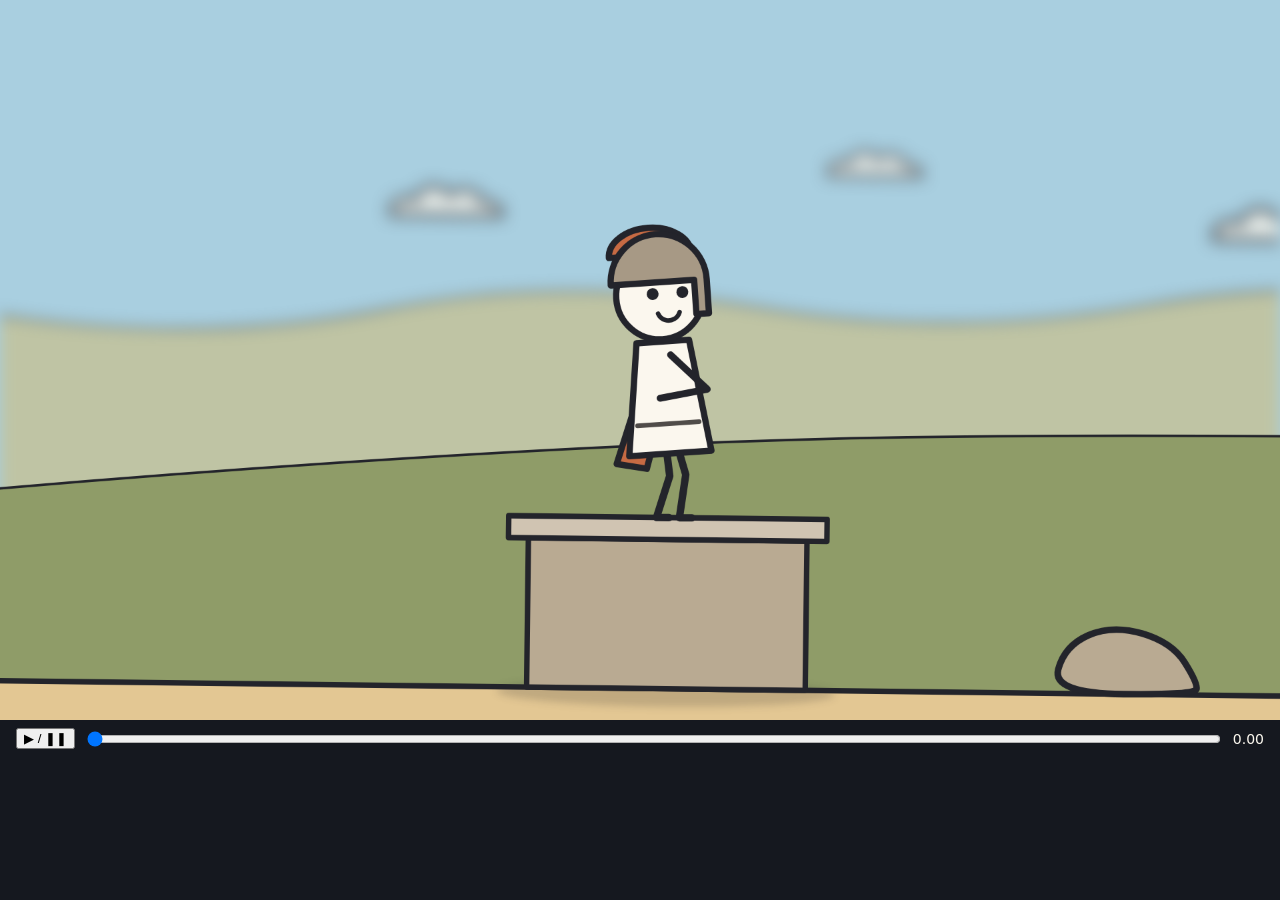
<file: video/sparta_conquest/index.html>
<!doctype html>
<html lang="ru">
<head>
<meta charset="utf-8">
<meta name="viewport" content="width=device-width,initial-scale=1">
<title>Спарта — завоевание и три сословия</title>
<link rel="stylesheet" href="fonts/fonts.css">
<script src="geo.js"></script>
<style>
  html,body{margin:0;background:#15181f;color:#FBF7EE;font:14px Inter,system-ui,sans-serif}
  canvas{display:block;width:min(100vw,177.78vh);height:auto;margin:0 auto;background:#FBF7EE}
  #ui{display:flex;gap:10px;align-items:center;padding:8px 16px}
  #ui input{flex:1}
  body.export #ui{display:none}
  body.export canvas{width:1920px;height:1080px}
</style>
</head>
<body>
<canvas id="c" width="1920" height="1080"></canvas>
<div id="ui"><button id="pp">▶︎ / ❚❚</button><input id="sc" type="range" min="0" max="43.2" step="0.0166667" value="0"><span id="tm">0.00</span></div>
<audio id="au" src="audio/mix.wav" preload="auto"></audio>
<script>
'use strict';
/* =====================================================================
   Спарта: завоевание и три сословия. Детерминированный таймлайн renderAt(t).
   2.5D-камера: масштаб слоя = F/(d - cam.z) → параллакс планов.
   Стиль: плоские формы с чернильным контуром, стикмены (большая белая голова).
   ===================================================================== */
const W = 1920, H = 1080, FPS = 60, DUR = 43.2, F = 1000, TAU = Math.PI * 2;
const SUB = 3, SHUTTER = 0.3;
const P = {
  sand: [227, 199, 147], terra: [198, 106, 67], sky: [169, 207, 224], olive: [143, 156, 104],
  stone: [185, 170, 146], ink: [35, 36, 43], paper: [251, 247, 238]
};
const rgb = (c, a = 1) => `rgba(${c[0] | 0},${c[1] | 0},${c[2] | 0},${a})`;
const mix = (a, b, t) => [a[0] + (b[0] - a[0]) * t, a[1] + (b[1] - a[1]) * t, a[2] + (b[2] - a[2]) * t];
const clamp = (x, a = 0, b = 1) => Math.min(b, Math.max(a, x));
const lerp = (a, b, t) => a + (b - a) * t;
const rng = (t, a, b) => clamp((t - a) / (b - a));
const hr = i => { const x = Math.sin(i * 127.1 + 311.7) * 43758.5453; return x - Math.floor(x); };
const E = {
  io: t => t < .5 ? 4 * t * t * t : 1 - Math.pow(-2 * t + 2, 3) / 2,
  s: t => -(Math.cos(Math.PI * t) - 1) / 2,
  o: t => 1 - Math.pow(1 - t, 3),
  o5: t => 1 - Math.pow(1 - t, 5),
  i: t => t * t * t,
  i2: t => t * t,
  ob: t => { const c1 = 1.6, c3 = c1 + 1; return 1 + c3 * Math.pow(t - 1, 3) + c1 * Math.pow(t - 1, 2); }
};
function spl(t, k) {
  const n = k.length;
  if (t <= k[0][0]) return k[0][1];
  if (t >= k[n - 1][0]) return k[n - 1][1];
  let i = 0; while (t > k[i + 1][0]) i++;
  const [t0, v0] = k[i], [t1, v1] = k[i + 1];
  const m = j => (j <= 0 || j >= n - 1) ? 0 : (k[j + 1][1] - k[j - 1][1]) / (k[j + 1][0] - k[j - 1][0]);
  const h = t1 - t0, u = (t - t0) / h, u2 = u * u, u3 = u2 * u;
  return (2 * u3 - 3 * u2 + 1) * v0 + (u3 - 2 * u2 + u) * h * m(i) + (-2 * u3 + 3 * u2) * v1 + (u3 - u2) * h * m(i + 1);
}
const camOf = (K, t) => ({ x: spl(t, K.x), y: spl(t, K.y), z: spl(t, K.z), rot: spl(t, K.r), f: K.f || 1000, dof: K.dof || 9 });

/* ---------- холсты и слои ---------- */
const cv = document.getElementById('c'), main = cv.getContext('2d');
const mk = () => { const c = document.createElement('canvas'); c.width = W; c.height = H; return c; };
const frC = mk(), fr = frC.getContext('2d');
const s1C = mk(), s1 = s1C.getContext('2d');
const s2C = mk(), s2 = s2C.getContext('2d');
const offC = mk(), og = offC.getContext('2d');
let G = fr, CUR_S = 1;
function proj(g, cam, d) {
  const s = F / (d - cam.z);
  g.setTransform(1, 0, 0, 1, 0, 0);
  g.translate(W / 2, H / 2); g.rotate(cam.rot); g.scale(s, s); g.translate(-cam.x, -cam.y);
  return s;
}
function layer(cam, d, fn, opt = {}) {
  const dz = d - cam.z; if (dz < 30) return;
  const s = F / dz; CUR_S = s;
  let b = opt.blur != null ? opt.blur : Math.min(16, Math.abs(F / dz - F / (cam.f - cam.z)) * cam.dof);
  b += opt.addBlur || 0;
  const a = opt.alpha == null ? 1 : opt.alpha;
  if (a <= 0.002) return;
  if (b < 0.6 && a >= 1) { G.save(); proj(G, cam, d); fn(G, s); G.restore(); return; }
  og.setTransform(1, 0, 0, 1, 0, 0); og.clearRect(0, 0, W, H);
  og.save(); proj(og, cam, d); fn(og, s); og.restore();
  G.save(); G.setTransform(1, 0, 0, 1, 0, 0);
  if (b >= 0.6) G.filter = `blur(${b.toFixed(2)}px)`;
  G.globalAlpha = a; G.drawImage(offC, 0, 0); G.restore();
}
/* ---------- примитивы с чернильным контуром ---------- */
const LW = 5.5;
function ink(g, lw = LW) { g.lineWidth = Math.max(lw, 2.4 / CUR_S); g.strokeStyle = rgb(P.ink); g.lineJoin = 'round'; g.lineCap = 'round'; }
function fillStroke(g, col, lw = LW) { g.fillStyle = rgb(col); g.fill(); ink(g, lw); g.stroke(); }
function pathPoly(g, pts, close = true) { g.beginPath(); pts.forEach((p, i) => i ? g.lineTo(p[0], p[1]) : g.moveTo(p[0], p[1])); if (close) g.closePath(); }
function smoothPath(g, pts, close = true) {
  const n = pts.length; g.beginPath();
  const mid = (a, b) => [(a[0] + b[0]) / 2, (a[1] + b[1]) / 2];
  if (close) {
    const m0 = mid(pts[n - 1], pts[0]); g.moveTo(m0[0], m0[1]);
    for (let i = 0; i < n; i++) { const p = pts[i], m = mid(p, pts[(i + 1) % n]); g.quadraticCurveTo(p[0], p[1], m[0], m[1]); }
    g.closePath();
  } else {
    g.moveTo(pts[0][0], pts[0][1]);
    for (let i = 1; i < n - 1; i++) { const m = mid(pts[i], pts[i + 1]); g.quadraticCurveTo(pts[i][0], pts[i][1], m[0], m[1]); }
    g.lineTo(pts[n - 1][0], pts[n - 1][1]);
  }
}
function circle(g, x, y, r, col, lw = LW) { g.beginPath(); g.arc(x, y, Math.max(0.01, r), 0, TAU); fillStroke(g, col, lw); }
function line(g, x1, y1, x2, y2, w, c = P.ink) { g.strokeStyle = rgb(c); g.lineWidth = Math.max(w, 2.2 / CUR_S); g.lineCap = 'round'; g.beginPath(); g.moveTo(x1, y1); g.lineTo(x2, y2); g.stroke(); }
function softShadow(g, x, y, rx, ry, a = 0.15) { g.save(); g.filter = 'blur(6px)'; g.fillStyle = rgb(P.ink, a); g.beginPath(); g.ellipse(x, y, rx, ry, 0, 0, TAU); g.fill(); g.restore(); }
function cloud(g, x, y, s) {
  g.save(); g.translate(x, y); g.scale(s, s);
  g.beginPath(); g.moveTo(-160, 30);
  g.bezierCurveTo(-170, -10, -120, -30, -90, -12); g.bezierCurveTo(-80, -60, -10, -66, 10, -26);
  g.bezierCurveTo(30, -56, 100, -50, 100, -10); g.bezierCurveTo(140, -16, 170, 10, 160, 30); g.closePath();
  fillStroke(g, mix(P.paper, P.sky, 0.25), 5); g.restore();
}
function hillRange(g, pts, col, base = 4000) {
  const P2 = [[pts[0][0], base], ...pts, [pts[pts.length - 1][0], base]];
  smoothPath(g, P2, false); g.closePath(); fillStroke(g, col);
}
function rock(g, x, y, s, col = P.stone) {
  g.save(); g.translate(x, y); g.scale(s, s);
  smoothPath(g, [[-60, 0], [-50, -40], [-10, -58], [40, -44], [62, -10], [60, 0]], true); fillStroke(g, col); g.restore();
}
function pot(g, x, y, s) {
  g.save(); g.translate(x, y); g.scale(s, s);
  g.beginPath(); g.moveTo(-26, -150); g.lineTo(26, -150); g.bezierCurveTo(30, -130, 70, -110, 66, -60);
  g.bezierCurveTo(62, -20, 40, 0, 24, 0); g.lineTo(-24, 0); g.bezierCurveTo(-40, 0, -62, -20, -66, -60);
  g.bezierCurveTo(-70, -110, -30, -130, -26, -150); g.closePath(); fillStroke(g, P.terra);
  g.beginPath(); g.ellipse(0, -150, 34, 9, 0, 0, TAU); fillStroke(g, mix(P.terra, P.ink, 0.35)); g.restore();
}
function hut(g, x, y, w, h, col = P.stone) {
  pathPoly(g, [[x - w / 2, y], [x - w / 2, y - h], [x + w / 2, y - h], [x + w / 2, y]]); fillStroke(g, col);
  pathPoly(g, [[x - w / 2 - 14, y - h], [x + w / 2 + 14, y - h], [x + w / 2 + 14, y - h - 22], [x - w / 2 - 14, y - h - 22]]); fillStroke(g, mix(col, P.ink, 0.12));
  pathPoly(g, [[x - 22, y], [x - 22, y - 70], [x + 22, y - 70], [x + 22, y]]); fillStroke(g, mix(P.ink, P.stone, 0.35));
}
function oliveTree(g, x, y, s) {
  g.save(); g.translate(x, y); g.scale(s, s);
  pathPoly(g, [[-10, 0], [-8, -90], [-30, -130], [-18, -134], [0, -104], [16, -140], [28, -134], [10, -90], [12, 0]]); fillStroke(g, mix(P.stone, P.ink, 0.35));
  smoothPath(g, [[-110, -150], [-90, -220], [-20, -250], [60, -235], [110, -180], [90, -130], [-60, -120]], true); fillStroke(g, P.olive);
  g.restore();
}
function cypress(g, x, y, s) {
  g.save(); g.translate(x, y); g.scale(s, s);
  line(g, 0, 0, 0, -40, 12, mix(P.stone, P.ink, 0.4));
  smoothPath(g, [[0, -360], [36, -200], [30, -60], [-30, -60], [-36, -200]], true); fillStroke(g, mix(P.olive, P.ink, 0.3)); g.restore();
}

/* =====================================================================
   ПЕРСОНАЖ-СТИКМЕН
   o: x,y (стопы), s, dir, tunic, zig, hair, helmet, helmDrop, cloak, item, itemS,
      walk, ph, crouch, tilt, bow, aF/aB {a,e}, mouth, brow, look, lookY
   ===================================================================== */
function ik(hx, hy, fx, fy, L1, L2, dir) {
  const dx = fx - hx, dy = fy - hy; let d = Math.hypot(dx, dy); d = Math.min(Math.max(d, 1), L1 + L2 - 0.01);
  const a = Math.acos(clamp((L1 * L1 + d * d - L2 * L2) / (2 * L1 * d), -1, 1));
  const k = Math.atan2(dy, dx) - dir * a;
  return [hx + Math.cos(k) * L1, hy + Math.sin(k) * L1];
}
function armPts(sx, sy, A, dir) {
  const a = A.a, e = A.e || 0;
  const ex = sx + dir * Math.sin(a) * 44, ey = sy + Math.cos(a) * 44;
  const hx = ex + dir * Math.sin(a + e) * 42, hy = ey + Math.cos(a + e) * 42;
  return [ex, ey, hx, hy, a + e];
}
function drawItem(g, it, s, hx, hy, ang, dir, t) {
  if (!it || s <= 0.01) return;
  g.save(); g.translate(hx, hy); g.scale(s, s);
  if (it === 'spear') {
    line(g, 0, 70, 0, -230, 6);
    pathPoly(g, [[0, -270], [11, -236], [0, -222], [-11, -236]]); fillStroke(g, P.stone, 4);
  } else if (it === 'spearFwd') {
    g.rotate(dir * 1.15); line(g, 0, 90, 0, -210, 6);
    pathPoly(g, [[0, -250], [11, -216], [0, -202], [-11, -216]]); fillStroke(g, P.stone, 4);
  } else if (it === 'hammer') {
    const vx = dir * Math.sin(ang), vy = Math.cos(ang);
    line(g, 0, 0, vx * 52, vy * 52, 7, mix(P.stone, P.ink, 0.45));
    g.save(); g.translate(vx * 56, vy * 56); g.rotate(Math.atan2(vy, vx));
    pathPoly(g, [[-12, -22], [12, -22], [12, 22], [-12, 22]]); fillStroke(g, mix(P.stone, P.ink, 0.15), 4); g.restore();
  } else if (it === 'amphora') {
    g.translate(0, 8); g.scale(0.5, 0.5); g.translate(0, 150); pot(g, 0, 0, 1);
  } else if (it === 'basket') {
    g.beginPath(); g.moveTo(-34, 6); g.lineTo(34, 6); g.lineTo(26, 46); g.lineTo(-26, 46); g.closePath(); fillStroke(g, mix(P.sand, P.ink, 0.12), 4);
    circle(g, -10, 2, 10, P.olive, 3); circle(g, 10, 0, 10, P.olive, 3);
  }
  g.restore();
}
function helmet(g, hy, dir, drop = 0, sc = 1) {
  if (sc <= 0.01) return;
  g.save(); g.translate(0, hy - drop); g.scale(sc, sc);
  g.beginPath(); g.ellipse(-dir * 6, -36, 36, 24, 0, Math.PI, TAU); g.closePath(); fillStroke(g, P.terra);
  g.beginPath(); g.moveTo(-dir * 42, -12);
  if (dir > 0) g.arc(0, -12, 42, Math.PI, TAU, false); else g.arc(0, -12, 42, 0, -Math.PI, true);
  g.lineTo(dir * 42, 18); g.lineTo(dir * 31, 18); g.lineTo(dir * 31, -12); g.closePath();
  fillStroke(g, mix(P.stone, P.ink, 0.12));
  g.restore();
}
function face(g, hy, dir, o) {
  const ex = dir * 7 + (o.look || 0) * 6, ey = hy - 2 + (o.lookY || 0) * 5;
  g.fillStyle = rgb(P.ink);
  for (const k of [-1, 1]) { g.beginPath(); g.arc(ex + k * 13, ey, Math.max(5.2, 1.6 / CUR_S), 0, TAU); g.fill(); }
  if (o.brow) {
    const b = o.brow;
    line(g, ex - 20, ey - 14 + b * 2, ex - 7, ey - 14 - b * 4, 4); line(g, ex + 7, ey - 14 - b * 4, ex + 20, ey - 14 + b * 2, 4);
  }
  const mx = ex, my = ey + 20; ink(g, 4);
  const m = o.mouth || 'n';
  g.beginPath();
  if (m === 'n') { g.moveTo(mx - 8, my); g.lineTo(mx + 8, my); }
  else if (m === 'smile') { g.arc(mx, my - 6, 10, 0.35, Math.PI - 0.35); }
  else if (m === 'sad') { g.arc(mx, my + 8, 9, Math.PI + 0.45, TAU - 0.45); }
  else if (m === 'o') { g.arc(mx, my + 1, 5, 0, TAU); }
  else if (m === 'strain') { g.moveTo(mx - 11, my); for (let k = 0; k < 4; k++) g.lineTo(mx - 11 + (k + 1) * 5.5, my + (k % 2 ? 3 : -3)); }
  g.stroke();
}
function person(g, o, t = 0) {
  const dir = o.dir || 1, amp = o.walk || 0, ph = o.ph || 0, cr = o.crouch || 0;
  g.save(); g.translate(o.x, o.y); g.scale(o.s || 1, o.s || 1);
  if (!o.noShadow) softShadow(g, 0, 2, 46, 8, 0.16);
  const bob = -Math.abs(Math.sin(ph)) * 5 * amp;
  const hipY = -74 + cr * 34 + bob;
  const f1x = dir * (10 + 30 * Math.sin(ph) * amp + cr * 16), f1y = -Math.max(0, Math.cos(ph)) * 16 * amp;
  const f2x = dir * (-10 - 30 * Math.sin(ph) * amp - cr * 8), f2y = -Math.max(0, -Math.cos(ph)) * 16 * amp;
  const legC = P.ink;
  for (const [fx, fy, hx] of [[f2x, f2y, -4], [f1x, f1y, 4]]) {
    const [kx, ky] = ik(hx, hipY, fx, fy, 38, 38, dir);
    ink(g, 6.5); g.strokeStyle = rgb(legC);
    g.beginPath(); g.moveTo(hx, hipY); g.lineTo(kx, ky); g.lineTo(fx, fy); g.lineTo(fx + dir * 11, fy); g.stroke();
  }
  const tilt = o.tilt || 0;
  g.save(); g.translate(0, hipY); g.rotate(tilt * dir);
  const shY = -80, bowX = dir * (o.bow || 0) * 16, bowY = (o.bow || 0) * 12;
  if (o.cloak) {
    const wv = Math.sin(t * 3 + (o.x || 0) * 0.01) * 5;
    pathPoly(g, [[-dir * 8, shY + 4], [dir * 14, shY + 4], [-dir * (26 + wv), 30], [-dir * (52 + wv), 24]]); fillStroke(g, o.cloak);
  }
  const aB = o.aB || { a: 0.15 - Math.sin(ph) * 0.55 * amp, e: 0.25 };
  const aF = o.aF || { a: 0.15 + Math.sin(ph) * 0.55 * amp, e: 0.25 };
  const [bex, bey, bhx, bhy] = armPts(-dir * 6, shY + 12, aB, dir);
  ink(g, 6); g.beginPath(); g.moveTo(-dir * 6, shY + 12); g.lineTo(bex, bey); g.lineTo(bhx, bhy); g.stroke();
  // туника
  g.beginPath(); g.moveTo(-23, shY); g.lineTo(23, shY); g.lineTo(36, 18);
  if (o.zig) { for (let k = 1; k <= 6; k++) g.lineTo(36 - k * 12, 18 + (k % 2 ? 9 : 0)); } else g.lineTo(-36, 18);
  g.closePath(); fillStroke(g, o.tunic || P.stone);
  line(g, -27, -8, 27, -8, 4, mix(P.ink, P.stone, 0.3));
  // голова
  const hy = shY - 40 + bowY, hx0 = bowX;
  g.save(); g.translate(hx0, 0);
  if (o.hair) {
    g.save(); g.scale(dir, 1); g.beginPath(); g.moveTo(0, hy);
    const seed = (o.x0 || 0) * 0.013;
    for (let k = 0; k <= 18; k++) { const a = Math.PI * 0.7 + k / 18 * Math.PI * 1.3, r = 41 + (k % 2 ? 6 : 12 + hr(k + seed) * 6); g.lineTo(Math.cos(a) * r - 4, hy + Math.sin(a) * r); }
    g.closePath(); fillStroke(g, mix(P.ink, P.terra, 0.38)); g.restore();
  }
  circle(g, 0, hy, 38, P.paper);
  face(g, hy, dir, o);
  if (o.helmet) helmet(g, hy, dir, o.helmDrop || 0, o.helmS == null ? 1 : o.helmS);
  g.restore();
  // передняя рука и предмет
  const [fex, fey, fhx, fhy, fang] = armPts(dir * 6, shY + 12, aF, dir);
  ink(g, 6); g.beginPath(); g.moveTo(dir * 6, shY + 12); g.lineTo(fex, fey); g.lineTo(fhx, fhy); g.stroke();
  drawItem(g, o.item, o.itemS == null ? 1 : o.itemS, fhx, fhy, fang, dir, t);
  g.restore();
  g.restore();
}
function bubble(g, x, y, s, txt = '!') {
  if (s <= 0.01) return;
  g.save(); g.translate(x, y); g.scale(s, s);
  g.beginPath(); g.ellipse(0, 0, 62, 46, 0, 0, TAU); g.moveTo(-26, 36); g.lineTo(-44, 74); g.lineTo(-4, 42);
  fillStroke(g, P.paper);
  g.beginPath(); g.ellipse(0, 0, 62, 46, 0, 0.9, 2.1); g.fillStyle = rgb(P.paper); g.fill();
  g.fillStyle = rgb(P.terra); g.font = '700 64px Oswald'; g.textAlign = 'center'; g.fillText(txt, 0, 23);
  g.restore();
}

/* =====================================================================
   ТИПОГРАФИКА (как в первом ролике серии)
   ===================================================================== */
const FONTS = { O7: s => `700 ${s}px Oswald`, O4: s => `400 ${s}px Oswald`, P9: s => `900 ${s}px "Playfair Display"`, Pi: s => `italic 700 ${s}px "Playfair Display"` };
const mcache = {};
function charXs(str, f, size, track) {
  const key = str + '|' + f + '|' + size + '|' + track;
  if (mcache[key]) return mcache[key];
  fr.save(); fr.font = FONTS[f](size);
  const xs = [], ws = [];
  for (let i = 0; i < str.length; i++) { xs.push(fr.measureText(str.slice(0, i)).width + i * track * size); ws.push(fr.measureText(str[i]).width); }
  const total = fr.measureText(str).width + (str.length - 1) * track * size;
  fr.restore();
  return (mcache[key] = { xs, ws, total });
}
const textW = (str, f, size, track = 0) => charXs(str, f, size, track).total;
function drawText(it, t, cam) {
  const din = it.din || 0.7, dout = it.dout || 0.45;
  if (t < it.t0 || t > it.t1 + dout) return;
  const p = rng(t, it.t0, it.t0 + din), q = rng(t, it.t1, it.t1 + dout);
  const g = G; g.save(); g.setTransform(1, 0, 0, 1, 0, 0);
  const drift = (it.vx == null ? -8 : it.vx) * (t - it.t0);
  g.translate(W / 2, H / 2); g.rotate((cam ? cam.rot : 0) * 0.45); g.translate(-W / 2 + drift, -H / 2);
  let x = it.x, y = it.y, size = it.size, track = it.track || 0;
  if (it.trackTo != null) track = lerp(track, it.trackTo, E.s(rng(t, it.t0, it.t1 + dout)));
  const fin = it.fin || 'up', fout = it.fout || 'up';
  const M = charXs(it.s, it.f, size, track);
  const n = it.s.length, spread = it.spread == null ? 0.35 : it.spread;
  const x0 = it.al === 'c' ? x - M.total / 2 : it.al === 'r' ? x - M.total : x;
  const col = typeof it.col === 'function' ? it.col(t) : it.col;
  let A = it.alpha == null ? 1 : it.alpha;
  g.font = FONTS[it.f](size); g.textBaseline = 'alphabetic';
  if ((fin === 'up' && p < 1) || (fout === 'up' && q > 0)) { g.beginPath(); g.rect(x0 - size, y - size * 1.02, M.total + size * 2, size * 1.3); g.clip(); }
  for (let i = 0; i < n; i++) {
    const ch = it.s[i]; if (ch === ' ') continue;
    const off = n > 1 ? spread * i / (n - 1) : 0;
    const pi = clamp((p - off) / (1 - spread)), qi = clamp((q - off) / (1 - spread));
    let dx = 0, dy = 0, sc = 1, sy = 1, sk = 0, a = A;
    const cx = x0 + M.xs[i] + M.ws[i] / 2;
    if (fin === 'up') dy += (1 - E.o5(pi)) * size * 1.05;
    else if (fin === 'scale') { sc = lerp(1.8, 1, E.o5(pi)); a *= E.o(pi); }
    else if (fin === 'track') { dx += (1 - E.o5(p)) * size * 0.55 * (i - (n - 1) / 2); a *= E.o(pi); }
    else if (fin === 'slide') { dx += (1 - E.o5(pi)) * size * 0.9; a *= E.o(pi); }
    else if (fin === 'tilt') { sy = Math.max(0.001, E.o5(pi)); sk = (1 - E.o5(pi)) * -0.7; a *= clamp(pi * 3); }
    else if (fin === 'stamp') { sc = lerp(1.6, 1, E.o5(p)); a *= clamp(p * 5); }
    if (fout === 'up') dy -= E.i(qi) * size * 1.05;
    else if (fout === 'fade') { a *= 1 - E.s(q); dy -= E.s(q) * 18; }
    if (a <= 0.003) continue;
    g.save(); g.translate(cx + dx, y + dy);
    if (sc !== 1) g.scale(sc, sc);
    if (sy !== 1 || sk) g.transform(1, 0, sk, sy, 0, 0);
    g.globalAlpha = a;
    if (!it.noShadow) { g.shadowColor = rgb(P.ink, 0.16 * a); g.shadowBlur = size * 0.14; g.shadowOffsetY = size * 0.05; }
    g.fillStyle = rgb(col); g.fillText(ch, -M.ws[i] / 2, 0);
    g.restore();
  }
  if (it.strike) {
    const u = E.io(rng(t, it.strike.t, it.strike.t + 0.35)) * (1 - q);
    if (u > 0) line(g, x0 - size * 0.08, y - size * 0.3, x0 - size * 0.08 + (M.total + size * 0.16) * u, y - size * 0.3, size * 0.07, it.strike.col);
  }
  if (it.mark) { // галочка / крестик в списке
    const u = E.o(rng(t, it.t0, it.t0 + 0.4)) * (1 - E.i(q));
    if (u > 0) {
      const mx = x0 - size * 0.85, my = y - size * 0.36, r = size * 0.28;
      g.save(); g.globalAlpha = u;
      if (it.mark === 'ok') { g.strokeStyle = rgb(P.olive); g.lineWidth = size * 0.11; g.lineCap = 'round'; g.lineJoin = 'round'; g.beginPath(); g.moveTo(mx - r, my); g.lineTo(mx - r * 0.25, my + r * 0.8 * u); g.lineTo(mx - r * 0.25 + r * 1.3 * u, my - r * 0.9 * u); g.stroke(); }
      else { line(g, mx - r, my - r, mx - r + 2 * r * u, my - r + 2 * r * u, size * 0.11, P.terra); line(g, mx + r, my - r, mx + r - 2 * r * u, my - r + 2 * r * u, size * 0.11, P.terra); }
      g.restore();
    }
  }
  g.restore();
}
function row(parts, x, y, al = 'l', gap = 0.28) {
  const ws = parts.map(p => textW(p.s, p.f, p.size, p.track || 0));
  const gaps = parts.map(p => p.size * gap);
  const total = ws.reduce((a, b) => a + b, 0) + gaps.slice(1).reduce((a, b) => a + b, 0);
  let cx = al === 'c' ? x - total / 2 : al === 'r' ? x - total : x;
  return parts.map((p, i) => { const o = Object.assign({}, p, { x: cx, y, al: 'l' }); cx += ws[i] + (gaps[i + 1] || 0); return o; });
}
function wtext(g, str, x, y, f, size, col, al = 'l', a = 1, track = 0) {
  if (a <= 0.01) return;
  const M = charXs(str, f, size, track);
  const x0 = al === 'c' ? x - M.total / 2 : al === 'r' ? x - M.total : x;
  g.save(); g.globalAlpha *= a; g.font = FONTS[f](size); g.fillStyle = rgb(col);
  for (let i = 0; i < str.length; i++) g.fillText(str[i], x0 + M.xs[i], y);
  g.restore();
}

/* =====================================================================
   СЦЕНА H · 0–6.0 · «не с героев, а с завоевания»
   ===================================================================== */
const camH = {
  x: [[0, -230], [2.6, -120], [4.2, 450], [6.3, 950]],
  y: [[0, -30], [2.6, -50], [4.2, -110], [6.3, -90]],
  z: [[0, 330], [2.6, 240], [4.2, -250], [6.3, -560]],
  r: [[0, 0.012], [2.6, -0.006], [4.2, 0.012], [6.3, 0.0]], f: 1000, dof: 9
};
const CREST = 120;
function sceneH(t, cam) {
  G.setTransform(1, 0, 0, 1, 0, 0); G.fillStyle = rgb(P.sky); G.fillRect(0, 0, W, H);
  layer(cam, 5000, g => { cloud(g, -1600 + t * 30, -1100, 2.4); cloud(g, 1400 + t * 30, -1400, 2.0); cloud(g, 4200 + t * 30, -1000, 2.6); });
  layer(cam, 3400, g => hillRange(g, [[-6000, 300], [-4000, -300], [-2200, -80], [-600, -420], [1200, -140], [3000, -480], [5200, -160], [8000, -360], [10000, 300]], mix(P.olive, P.paper, 0.45)));
  layer(cam, 1800, g => {
    // колонна дорийцев поднимается из-за гребня
    for (let i = 0; i < 12; i++) {
      const rise = E.o(rng(t, 3.35 + i * 0.07, 3.95 + i * 0.07));
      if (rise <= 0) continue;
      const mv = Math.max(0, t - 4.1) * 95, x = 380 + i * 165 + mv;
      person(g, { x, y: CREST + (1 - rise) * 330, dir: 1, tunic: P.stone, cloak: P.terra, helmet: true, item: 'spear', walk: t > 4.1 ? 1 : 0, ph: mv * Math.PI / 60 + i, noShadow: true, aF: { a: 0.25, e: 0.1 } }, t);
    }
    hillRange(g, [[-3000, 420], [-1600, 260], [-200, CREST + 30], [800, CREST], [2400, CREST], [3600, CREST + 10], [5200, 200], [7000, 380]], P.olive);
  }, { blur: 0 });
  layer(cam, 1000, g => {
    g.fillStyle = rgb(P.sand); g.fillRect(-20000, 300, 40000, 20000);
    ink(g); g.beginPath(); g.moveTo(-20000, 300); g.lineTo(20000, 300); g.stroke();
    // постамент и «герой»
    softShadow(g, -200, 304, 170, 14, 0.18);
    pathPoly(g, [[-340, 300], [-340, 150], [-60, 150], [-60, 300]]); fillStroke(g, P.stone);
    pathPoly(g, [[-360, 150], [-360, 128], [-40, 128], [-40, 150]]); fillStroke(g, mix(P.stone, P.paper, 0.35));
    const scared = E.io(rng(t, 3.0, 3.35));
    person(g, {
      x: -200, y: 128, s: 1.15, dir: 1, tunic: P.paper, cloak: P.terra, helmet: true, noShadow: true,
      aF: { a: lerp(0.75, 0.25, scared), e: lerp(-2.2, 0.3, scared) }, aB: { a: lerp(0.75, 0.2, scared), e: lerp(-2.2, 0.3, scared) },
      mouth: scared > 0.5 ? 'o' : 'smile', look: scared * 1.0, lookY: -0.2 * scared, brow: scared, tilt: lerp(-0.08, 0.03, scared)
    }, t);
    oliveTree(g, 650, 300, 1.15); rock(g, 260, 300, 1.2);
  });
  layer(cam, 560, g => { rock(g, -700, 340, 2.2); rock(g, 900, 360, 1.6, mix(P.stone, P.ink, 0.1)); pot(g, 1250, 360, 1.3); });
}
const textsH = [];
function layoutH() {
  textsH.push(
    { s: 'ИСТОРИЯ СПАРТЫ', f: 'O4', size: 64, col: P.ink, x: 130, y: 200, track: 0.08, t0: 0.45, t1: 3.2, fin: 'up' },
    { s: 'начинается', f: 'Pi', size: 74, col: P.ink, x: 130, y: 292, t0: 1.05, t1: 3.25, fin: 'slide' },
    { s: 'не с героев,', f: 'Pi', size: 118, col: P.ink, x: 130, y: 430, t0: 1.9, t1: 3.3, fin: 'up', strike: { t: 2.75, col: P.terra } },
    { s: 'А С', f: 'O4', size: 90, col: P.ink, x: 960, y: 200, al: 'c', track: 0.3, t0: 3.6, t1: 5.55, fin: 'track', vx: -4 },
    { s: 'ЗАВОЕВАНИЯ', f: 'O7', size: 210, col: P.terra, x: 960, y: 410, al: 'c', t0: 3.8, t1: 5.6, fin: 'up', din: 0.6, spread: 0.3, vx: -4 }
  );
}

/* =====================================================================
   СЦЕНА M · 6.0–10.85 · карта (стиль автора: серая суша, белое море, сетка,
   выделенный регион, полупрозрачные крупные подписи, звёзды-города).
   Береговые линии: Natural Earth 1:10m (geo.js), проекция Меркатора.
   ===================================================================== */
const camM = {
  x: [[6.0, 300], [8.0, 330], [9.8, 300], [10.85, 13]],
  y: [[6.0, -400], [8.0, -150], [9.8, 120], [10.85, 280]],
  z: [[6.0, -1500], [8.0, -900], [9.8, -350], [10.85, 350]],
  r: [[6.0, 0.02], [8.0, 0.0], [9.8, -0.015], [10.85, -0.02]], f: 1000, dof: 9
};
const MAPC = { land: [88, 88, 90], grid: [68, 68, 70], peri: [139, 149, 214], red: [226, 69, 58], label: [214, 214, 214] };
let GP = null, ARROWS = [];
function mpPath(mp) { const p = new Path2D(); for (const poly of mp) for (const r of poly) { r.forEach((q, i) => i ? p.lineTo(q[0], q[1]) : p.moveTo(q[0], q[1])); p.closePath(); } return p; }
function initGeo() {
  GP = { others: mpPath(GEO.others), hellas: mpPath(GEO.hellas), pelo: mpPath(GEO.pelo), land: new Path2D() };
  GP.land.addPath(GP.others); GP.land.addPath(GP.hellas); GP.land.addPath(GP.pelo);
  const L = GEO.places;
  ARROWS = [
    { pts: [L.north, [-200, -1000], L.doris, [150, -300], L.corinth, [190, 20], [40, 225]], t0: 7.35, t1: 9.25 },
    { pts: [L.pindus, [-450, -760], [-330, -520], L.rio, [-300, -200], [-310, -60]], t0: 7.7, t1: 9.15 },
    { pts: [L.thessaly, [60, -700], [200, -420], [262, -230], [235, -110], [150, -40]], t0: 8.0, t1: 9.3 }
  ];
  ARROWS.forEach(A => A.s = crSample(A.pts));
}
function crSample(pts, n = 60) {
  const out = [];
  for (let i = 0; i < pts.length - 1; i++) {
    const p0 = pts[Math.max(0, i - 1)], p1 = pts[i], p2 = pts[i + 1], p3 = pts[Math.min(pts.length - 1, i + 2)];
    for (let k = 0; k < n; k++) {
      const u = k / n, u2 = u * u, u3 = u2 * u;
      out.push([0, 1].map(j => 0.5 * ((2 * p1[j]) + (-p0[j] + p2[j]) * u + (2 * p0[j] - 5 * p1[j] + 4 * p2[j] - p3[j]) * u2 + (-p0[j] + 3 * p1[j] - 3 * p2[j] + p3[j]) * u3)));
    }
  }
  out.push(pts[pts.length - 1]); return out;
}
function drawArrow(g, A, f, s) {
  if (f <= 0) return;
  const n = Math.max(2, Math.floor(A.s.length * f)), pts = A.s.slice(0, n);
  const end = pts[n - 1], prev = pts[Math.max(0, n - 6)], ang = Math.atan2(end[1] - prev[1], end[0] - prev[0]);
  g.lineCap = 'round'; g.lineJoin = 'round';
  g.beginPath(); pts.slice(0, -3).forEach((p, i) => i ? g.lineTo(p[0], p[1]) : g.moveTo(p[0], p[1]));
  g.strokeStyle = rgb(P.ink); g.lineWidth = 30; g.stroke();
  g.strokeStyle = rgb(MAPC.red); g.lineWidth = 30 - Math.max(6, 4 / s); g.stroke();
  g.save(); g.translate(end[0], end[1]); g.rotate(ang);
  pathPoly(g, [[40, 0], [-30, -44], [-16, 0], [-30, 44]]); g.fillStyle = rgb(MAPC.red); g.fill(); g.lineWidth = Math.max(3, 2.5 / s); g.strokeStyle = rgb(P.ink); g.stroke(); g.restore();
}
function star(g, x, y, r, s) {
  g.beginPath();
  for (let k = 0; k < 10; k++) { const a = -Math.PI / 2 + k * Math.PI / 5, rr = k % 2 ? r * 0.45 : r; g.lineTo(x + Math.cos(a) * rr, y + Math.sin(a) * rr); }
  g.closePath(); g.fillStyle = '#fff'; g.fill(); g.lineWidth = Math.max(4, 2.4 / s); g.strokeStyle = rgb(P.ink); g.lineJoin = 'round'; g.stroke();
}
function mapLabel(g, str, x, y, size, a, s) { // белая подпись города с тёмной обводкой, как в референсе
  if (a <= 0.01) return;
  g.save(); g.globalAlpha = a; g.font = `700 ${size}px Montserrat`; g.textAlign = 'center';
  g.lineJoin = 'round'; g.lineWidth = Math.max(9, 4 / s); g.strokeStyle = 'rgba(30,30,32,0.75)'; g.strokeText(str, x, y);
  g.fillStyle = '#fff'; g.fillText(str, x, y); g.restore();
}
function bigLabel(g, str, x, y, size, rot, col, a, track = 0) {
  if (a <= 0.01) return;
  g.save(); g.translate(x, y); g.rotate(rot); g.globalAlpha = a; g.font = `800 ${size}px Montserrat`; g.fillStyle = col;
  if ('letterSpacing' in g) g.letterSpacing = `${track * size}px`;
  g.textAlign = 'center'; g.fillText(str, 0, 0); g.restore();
}
function sceneM(t, cam) {
  G.setTransform(1, 0, 0, 1, 0, 0); G.fillStyle = '#fff'; G.fillRect(0, 0, W, H);
  // подписи морей лежат под сушей и чуть глубже — лёгкий параллакс
  layer(cam, 1090, g => {
    bigLabel(g, 'Ионическое море', -1350, 520, 130, -0.38, rgb(MAPC.label), 1, 0.02);
    bigLabel(g, 'Эгейское море', 1300, 700, 150, -0.22, rgb(MAPC.label), 1, 0.02);
  }, { blur: 0 });
  layer(cam, 1000, (g, s) => {
    g.save(); g.shadowColor = 'rgba(0,0,0,0.33)'; g.shadowBlur = 28; g.shadowOffsetY = 10;
    g.fillStyle = rgb(MAPC.land); g.fill(GP.land, 'evenodd'); g.restore();
    g.save(); g.clip(GP.land, 'evenodd'); g.strokeStyle = rgb(MAPC.grid); g.lineWidth = Math.max(4, 2.6 / s); g.beginPath();
    for (const x of GEO.grat.lon) { g.moveTo(x, -4000); g.lineTo(x, 4000); }
    for (const y of GEO.grat.lat) { g.moveTo(-4000, y); g.lineTo(4000, y); }
    g.stroke(); g.restore();
    const pa = E.s(rng(t, 6.9, 7.6));
    if (pa > 0) {
      g.save(); g.globalAlpha = pa; g.fillStyle = rgb(MAPC.peri); g.fill(GP.pelo, 'evenodd'); g.restore();
      const C0 = GEO.places.corinth, cr = E.io(rng(t, 8.6, 10.2)) * 1250;
      if (cr > 0) { g.save(); g.clip(GP.pelo, 'evenodd'); g.beginPath(); g.arc(C0[0], C0[1], cr, 0, TAU); g.fillStyle = rgb(MAPC.red); g.fill(); g.restore(); }
      g.save(); g.globalAlpha = pa; g.lineWidth = Math.max(3, 1.8 / s); g.strokeStyle = rgb(P.ink); g.lineJoin = 'round'; g.stroke(GP.pelo); g.restore();
      bigLabel(g, 'Пелопоннес', -10, 110, 88, -0.1, 'rgba(255,255,255,0.55)', E.o(rng(t, 7.2, 7.9)), lerp(0.3, 0.02, E.o(rng(t, 7.2, 8.2))));
    }
    const fadeA = 1 - E.s(rng(t, 9.45, 9.95));
    if (fadeA > 0) { g.save(); g.globalAlpha = fadeA; for (const A of ARROWS) drawArrow(g, A, E.io(rng(t, A.t0, A.t1)), s); g.restore(); }
    const L = GEO.places;
    const c1 = E.ob(rng(t, 8.35, 8.7)), c2 = E.ob(rng(t, 9.05, 9.4)), c3 = E.ob(rng(t, 9.55, 9.95));
    if (c1 > 0) { g.save(); g.translate(L.corinth[0], L.corinth[1]); g.scale(c1, c1); g.beginPath(); g.arc(0, 0, 13, 0, TAU); g.fillStyle = '#fff'; g.fill(); g.lineWidth = Math.max(4, 2.4 / s); g.strokeStyle = rgb(P.ink); g.stroke(); g.restore(); mapLabel(g, 'Коринф', L.corinth[0] + 10, L.corinth[1] - 30, 40, clamp(c1), s); }
    if (c2 > 0) { g.save(); g.translate(L.argos[0], L.argos[1]); g.scale(c2, c2); g.beginPath(); g.arc(0, 0, 13, 0, TAU); g.fillStyle = '#fff'; g.fill(); g.lineWidth = Math.max(4, 2.4 / s); g.strokeStyle = rgb(P.ink); g.stroke(); g.restore(); mapLabel(g, 'Аргос', L.argos[0] + 70, L.argos[1] + 14, 40, clamp(c2), s); }
    if (c3 > 0) { g.save(); g.translate(L.sparta[0], L.sparta[1]); g.scale(c3, c3); star(g, 0, 0, 30, s); g.restore(); mapLabel(g, 'Спарта', L.sparta[0], L.sparta[1] - 44, 48, clamp(c3), s); }
  }, { blur: 0 });
}
const textsM = [];
function layoutM() {
  textsM.push(
    { s: 'XII век', f: 'P9', size: 170, col: P.ink, x: 1230, y: 300, t0: 6.35, t1: 9.25, fin: 'up', din: 0.6, noShadow: true },
    { s: 'до н. э.', f: 'Pi', size: 84, col: P.ink, x: 1240, y: 400, t0: 6.85, t1: 9.3, fin: 'slide', noShadow: true },
    { s: 'ДОРИЙЦЫ', f: 'O7', size: 150, col: P.terra, x: 1230, y: 610, t0: 7.7, t1: 9.35, fin: 'track', din: 0.8, noShadow: true }
  );
}

/* =====================================================================
   СЦЕНА V · 10.55–43.2 · долина → пирамида сословий
   ===================================================================== */
const camV = {
  x: [[10.55, -1180], [12.0, -760], [13.6, -380], [15.6, -350], [16.6, -450], [18.4, -480], [20.4, -400], [21.6, -380], [24.4, -350], [25.2, -560],
      [26.2, -700], [29.0, -680], [31.0, -330], [33.5, -260], [36.0, -150], [37.0, -60], [39.0, -40], [40.8, 330], [43.2, 345]],
  y: [[10.55, -40], [12.0, 40], [13.6, 20], [15.6, -60], [16.6, -130], [18.4, -240], [20.4, -500], [21.6, -645], [24.4, -650], [25.2, -540],
      [26.2, -445], [29.0, -435], [31.0, -420], [33.5, -410], [36.0, -100], [37.0, 150], [39.0, 150], [40.8, -150], [43.2, -160]],
  z: [[10.55, 460], [12.0, 20], [13.6, -250], [15.6, -560], [16.6, -650], [18.4, -720], [20.4, -480], [21.6, -60], [24.4, 20], [25.2, -20],
      [26.2, 40], [29.0, 90], [31.0, -300], [33.5, -330], [36.0, -230], [37.0, 30], [39.0, 60], [40.8, -600], [43.2, -630]],
  r: [[10.55, 0.012], [13.6, -0.008], [16.6, 0.01], [20.4, -0.012], [25.2, 0.01], [31.0, -0.01], [36.0, 0.008], [39.0, 0.0], [43.2, -0.006]],
  f: 1000, dof: 8
};
const GROUND = 300;
const SLABS = [ // основание, средний, верхний ярус
  { x0: -800, x1: 800, y0: -95, y1: 105, tl: 16.6, col: mix(P.stone, P.ink, 0.08) },
  { x0: -500, x1: 500, y0: -315, y1: -95, tl: 17.2, col: P.stone },
  { x0: -260, x1: 260, y0: -515, y1: -315, tl: 17.9, col: mix(P.stone, P.paper, 0.3) }
];
const MID_Y = -315, TOP_Y = -515;
function slabDY(S, t) {
  if (t < S.tl) return -2200 * (1 - E.i2(rng(t, S.tl - 0.38, S.tl)));
  return -Math.sin(Math.PI * rng(t, S.tl, S.tl + 0.22)) * 16 * (1 - rng(t, S.tl, S.tl + 0.22));
}
function drawSlab(g, S, t, shakeY = 0) {
  const dy = slabDY(S, t) + shakeY;
  if (dy < -2100) return;
  g.save(); g.translate(0, dy);
  if (dy > -40) softShadow(g, (S.x0 + S.x1) / 2, S.y1 + 6, (S.x1 - S.x0) * 0.48, 16, 0.2);
  pathPoly(g, [[S.x0, S.y0], [S.x1, S.y0], [S.x1, S.y1], [S.x0, S.y1]]); fillStroke(g, S.col, 6);
  pathPoly(g, [[S.x0, S.y0], [S.x1, S.y0], [S.x1, S.y0 + 22], [S.x0, S.y0 + 22]]); fillStroke(g, mix(S.col, P.paper, 0.35), 5);
  const n = Math.round((S.x1 - S.x0) / 260);
  for (let k = 1; k < n; k++) { const x = S.x0 + k * (S.x1 - S.x0) / n + (k % 2 ? 30 : -30); line(g, x, S.y0 + 22, x, S.y0 + 22 + (S.y1 - S.y0 - 22) * 0.55, 4, mix(S.col, P.ink, 0.35)); }
  g.restore();
}
/* ---------- состав персонажей ---------- */
const LX = [-500, -330, -160, 40, 210, 380, 560, 740, 920, 1100];
const HELOTS = [2, 3, 4, 5, 6, 7], HTGT = [-630, -380, -125, 125, 380, 630];
const PERI = [0, 1, 8, 9], PASIDE = [-1000, -880, 880, 1000], PTGT = [-450, -330, 330, 450];
const DSTOP = [-1000, -840, -680], DASIDE = [-1400, -1270, -1140], DTOP = [-130, 0, 130];
const HAMMER_T = []; for (let k = 0; k < 9; k++) HAMMER_T.push(25.8 + k * 0.6);
function walkTo(t, x0, x1, ta, tb, ease = E.s) {
  const u = rng(t, ta, tb), x = lerp(x0, x1, ease(u));
  const moving = u > 0 && u < 1 ? clamp(Math.sin(Math.PI * u) * 2.2) : 0;
  return { x, walk: moving, ph: x * Math.PI / 62, dir: x1 >= x0 ? 1 : -1, u };
}
function leap(t, x0, y0, x1, y1, ta, dur, h) {
  const u = rng(t, ta, ta + dur), e = E.s(u);
  return { x: lerp(x0, x1, e), y: lerp(y0, y1, e) - Math.sin(Math.PI * u) * h, air: u > 0 && u < 1, u, pre: rng(t, ta - 0.16, ta) * (1 - rng(t, ta, ta + 0.08)), land: rng(t, ta + dur, ta + dur + 0.2) };
}
function dorian(i, t) {
  const o = { y: GROUND, dir: 1, tunic: P.stone, cloak: P.terra, helmet: true, item: 'spear', mouth: 'n', aF: { a: 0.3, e: 0.05 } };
  let w = walkTo(t, -1950 - i * 190, DSTOP[i], 10.6, 12.1 + i * 0.08, E.lin || (u => u));
  Object.assign(o, { x: w.x, walk: w.walk, ph: w.ph });
  if (t > 12.0) { o.item = 'spearFwd'; o.aF = { a: 1.35, e: 0.1 }; }
  if (t > 15.3) {
    w = walkTo(t, DSTOP[i], DASIDE[i], 15.3, 16.35);
    Object.assign(o, { x: w.x, walk: w.walk, ph: w.ph, dir: w.u < 1 ? -1 : 1, item: 'spear', aF: undefined });
  }
  if (t > 17.9) {
    const L = leap(t, DASIDE[i], GROUND, DTOP[i], TOP_Y, 18.05 + i * 0.15, 0.8, 330);
    Object.assign(o, { x: L.x, y: L.y, walk: 0, crouch: L.pre * 0.5 + L.land * (1 - L.land) * 1.2, dir: 1 });
    if (L.air) { o.aB = { a: 2.4, e: 0.4 }; o.aF = { a: 2.4, e: 0.3 }; o.mouth = 'o'; }
    if (L.u >= 1) { o.dir = i === 2 ? -1 : 1; o.mouth = 'smile'; o.aF = { a: 0.3, e: 0.05 }; }
  }
  // голос спартиата
  const speak = (i === 1) && ((t > 21.8 && t < 24.6) || (t > 34.6 && t < 35.95));
  if (speak) { const k = t < 30 ? E.o(rng(t, 21.8, 22.1)) * (1 - E.s(rng(t, 24.3, 24.6))) : E.o(rng(t, 34.6, 34.9)) * (1 - E.s(rng(t, 35.65, 35.95))); o.aB = { a: lerp(0.15, 2.9, k), e: 0.15 }; }
  return o;
}
function local(i, t) {
  const helot = HELOTS.includes(i), pk = PERI.indexOf(i);
  const o = { x0: LX[i], x: LX[i], y: GROUND, dir: hr(i * 3) > 0.5 ? 1 : -1, tunic: helot ? P.stone : P.olive, zig: true, hair: hr(i * 5.3) > 0.35, mouth: 'n' };
  // работа в деревне
  if (t < 11.6) { o.aF = { a: 0.5 + Math.sin(t * 3 + i) * 0.35, e: 0.6 }; if (i === 3) o.item = 'basket'; }
  if (t >= 11.6) { o.dir = -1; o.look = -0.3; }
  const up = E.o(rng(t, 12.0 + i * 0.03, 12.35 + i * 0.03)) * (1 - rng(t, 12.95, 13.2));
  if (up > 0) { o.aF = { a: lerp(0.3, 2.75, up), e: 0.25 }; o.aB = { a: lerp(0.2, 2.6, up), e: 0.25 }; o.mouth = 'o'; o.brow = up; }
  const kn = E.io(rng(t, 13.0 + i * 0.04, 13.4 + i * 0.04)) * (1 - E.io(rng(t, 15.05, 15.35)));
  if (kn > 0) { o.crouch = kn * 0.95; o.bow = kn; o.mouth = 'sad'; o.aF = { a: 0.2, e: 0.1 }; o.aB = { a: 0.15, e: 0.1 }; }
  if (t > 15.3) {
    const tgt = helot ? HTGT[HELOTS.indexOf(i)] : PASIDE[pk];
    const w = walkTo(t, LX[i], tgt, 15.3, 16.35);
    Object.assign(o, { x: w.x, walk: w.walk, ph: w.ph, dir: w.u < 1 ? w.dir : (helot ? 1 : (tgt < 0 ? 1 : -1)), aF: undefined, aB: undefined, mouth: 'n', look: 0 });
  }
  if (helot && t > 15.95) {
    const r = E.o(rng(t, 15.95 + i * 0.03, 16.35 + i * 0.03));
    const imp = rng(t, 16.6, 16.85);
    const tilt = 0.5 * E.o(imp);
    o.crouch = lerp(0.1, 0.8, E.o(imp)) + (t > 16.9 ? Math.sin(t * 3 + i) * 0.03 : 0);
    o.tilt = tilt; o.bow = E.o(imp) * 0.6;
    o.aF = { a: lerp(0.2, Math.PI + tilt, r), e: 0 }; o.aB = { a: lerp(0.2, Math.PI + tilt, r), e: 0 };
    o.lookY = -0.8 * r * (1 - imp); o.mouth = imp > 0 ? 'strain' : 'o'; o.brow = imp > 0 ? 1 : 0;
  }
  if (pk >= 0 && t > 17.2) {
    const L = leap(t, PASIDE[pk], GROUND, PTGT[pk], MID_Y, 17.35 + pk * 0.11, 0.65, 200);
    Object.assign(o, { x: L.x, y: L.y, walk: 0, crouch: L.pre * 0.5 + L.land * (1 - L.land) * 1.2, dir: PTGT[pk] < 0 ? 1 : -1 });
    if (L.air) { o.aB = { a: 2.3, e: 0.4 }; o.aF = { a: 2.3, e: 0.3 }; o.mouth = 'o'; }
    else if (L.u >= 1) { o.mouth = 'n'; }
    // ремесло и торговля
    if (t > 24.5) {
      if (pk === 0) { o.item = 'hammer'; if (t < 31.0) { const k = (t - 25.8) / 0.6, u = k - Math.floor(k); o.aF = { a: u < 0.7 ? lerp(0.9, 2.5, E.s(u / 0.7)) : lerp(2.5, 0.9, E.i((u - 0.7) / 0.3)), e: -0.2 }; } }
      if (pk === 1) { o.item = 'amphora'; o.aF = { a: 0.35, e: 0.2 }; }
      if (pk === 2) { o.item = 'basket'; o.aF = { a: 0.7, e: 0.9 }; }
    }
    // налоги: бросок монеты вверх
    const ct = 31.2 + pk * 0.13;
    if (t > ct - 0.2 && t < ct + 0.35) { const k = E.o(rng(t, ct - 0.2, ct)) * (1 - rng(t, ct + 0.1, ct + 0.35)); o.aB = { a: lerp(0.2, 2.6, k), e: 0.1 }; }
    // войско: шлем и копьё
    const ht = 32.3 + pk * 0.1;
    if (t > ht - 0.35) {
      const u = rng(t, ht - 0.35, ht);
      o.helmet = true; o.helmDrop = (1 - E.i2(u)) * 260 - Math.sin(Math.PI * rng(t, ht, ht + 0.18)) * 10;
      if (t > ht) { o.item = 'spear'; o.itemS = E.ob(rng(t, ht, ht + 0.3)); o.aF = { a: 0.3, e: 0.05 }; }
    }
    // голос: облачко лопается
    if (pk === 1 && t > 33.55) {
      const r = E.o(rng(t, 33.55, 33.85)) * (1 - E.s(rng(t, 34.6, 35.0)));
      o.aB = { a: lerp(0.2, 2.9, r), e: 0.15 };
      o.mouth = t > 34.5 ? 'sad' : 'n'; o.brow = t > 34.5 ? 0.7 : 0;
    }
  }
  return o;
}
const BUBBLE_POP = 34.45;
function sceneV(t, cam0) {
  const sh = shakeV(t); const cam = Object.assign({}, cam0, { x: cam0.x + sh[0], y: cam0.y + sh[1] });
  G.setTransform(1, 0, 0, 1, 0, 0); G.fillStyle = rgb(P.sky); G.fillRect(0, 0, W, H);
  layer(cam, 5200, g => { cloud(g, -2600 + t * 26, -1500, 2.6); cloud(g, 300 + t * 26, -1900, 2.2); cloud(g, 3400 + t * 26, -1450, 2.8); cloud(g, -5200 + t * 26, -1700, 2.4); });
  layer(cam, 3400, g => hillRange(g, [[-9000, 300], [-6500, -250], [-4200, -40], [-2000, -520], [400, -150], [2600, -560], [5000, -120], [7600, -420], [10000, 300]], mix(P.olive, P.paper, 0.5)));
  layer(cam, 2600, g => hillRange(g, [[-8000, 300], [-5600, 20], [-3400, 160], [-1300, -120], [900, 140], [3000, -60], [5400, 150], [8000, 300]], mix(P.olive, P.paper, 0.2)));
  layer(cam, 2300, g => { g.fillStyle = rgb(mix(P.sand, P.olive, 0.25)); g.fillRect(-30000, GROUND, 60000, 30000); });
  layer(cam, 2000, g => {
    g.fillStyle = rgb(mix(P.sky, P.ink, 0.12)); g.fillRect(-30000, GROUND, 60000, 30000);
    ink(g); g.beginPath(); g.moveTo(-30000, GROUND); g.lineTo(30000, GROUND); g.stroke();
    g.strokeStyle = rgb(P.paper, 0.8); g.lineWidth = 6; g.lineCap = 'round';
    for (let i = 0; i < 30; i++) { const x = -5000 + i * 340 + ((t * 40) % 340), y = GROUND + 30 + (i % 3) * 22; g.beginPath(); g.moveTo(x, y); g.lineTo(x + 90, y); g.stroke(); }
  });
  layer(cam, 1650, g => {
    g.fillStyle = rgb(mix(P.sand, P.paper, 0.15)); g.fillRect(-30000, GROUND, 60000, 30000);
    ink(g); g.beginPath(); g.moveTo(-30000, GROUND); g.lineTo(30000, GROUND); g.stroke();
  });
  layer(cam, 1350, g => {
    cypress(g, -2300, GROUND, 1.1); hut(g, -1900, GROUND, 300, 200); oliveTree(g, -1550, GROUND, 1.2); hut(g, -1150, GROUND, 260, 170, mix(P.stone, P.sand, 0.4));
    cypress(g, -820, GROUND, 0.9); hut(g, 300, GROUND, 320, 190); oliveTree(g, 720, GROUND, 1.1); hut(g, 1800, GROUND, 280, 210, mix(P.stone, P.sand, 0.4)); cypress(g, 2150, GROUND, 1.2); oliveTree(g, 2500, GROUND, 1.3);
  });
  layer(cam, 1000, g => {
    // флаг завоевателей
    const fx = -1250, flagA = 1 - E.s(rng(t, 19.6, 20.4));
    g.save(); g.globalAlpha = flagA;
    softShadow(g, fx, GROUND + 3, 40, 8, 0.2);
    line(g, fx, GROUND, fx, GROUND - 430, 9);
    const wv = Math.sin(t * 4) * 8;
    g.beginPath(); g.moveTo(fx, GROUND - 430); g.quadraticCurveTo(fx + 90, GROUND - 420 + wv, fx + 170, GROUND - 390); g.quadraticCurveTo(fx + 90, GROUND - 370 - wv, fx, GROUND - 340); g.closePath(); fillStroke(g, P.terra, 6);
    g.restore();
    // илоты — под основанием (рисуются до плит)
    for (const i of HELOTS) person(g, local(i, t), t);
    const baseShake = t > 36 ? Math.sin(t * 17) * 1.6 : 0;
    drawSlab(g, SLABS[0], t, baseShake); drawSlab(g, SLABS[1], t, baseShake); drawSlab(g, SLABS[2], t, baseShake);
    // пыль при ударах плит
    for (const S of SLABS) {
      const u = rng(t, S.tl, S.tl + 0.7);
      if (u > 0 && u < 1) for (let k = 0; k < 8; k++) {
        const side = k % 2 ? 1 : -1, x = (side > 0 ? S.x1 : S.x0) + side * (20 + E.o(u) * (60 + k * 22)), y = S.y1 - 10 - E.o(u) * (20 + hr(k) * 40);
        g.globalAlpha = 1 - u; circle(g, x, y, (14 + hr(k + 3) * 16) * (0.6 + u), mix(P.sand, P.paper, 0.4), 4); g.globalAlpha = 1;
      }
    }
    // наковальня
    if (t > 24.0) { const a = E.o(rng(t, 24.0, 24.4)); g.globalAlpha = a; pathPoly(g, [[-400, MID_Y], [-400, MID_Y - 36], [-360, MID_Y - 36], [-330, MID_Y - 52], [-430, MID_Y - 52], [-420, MID_Y - 36], [-380, MID_Y - 36], [-380, MID_Y]]); fillStroke(g, mix(P.stone, P.ink, 0.45), 4); g.globalAlpha = 1; }
    for (const i of PERI) person(g, local(i, t), t);
    for (let i = 0; i < 3; i++) person(g, dorian(i, t), t);
    // искры от молота
    for (const ht of HAMMER_T) {
      const u = rng(t, ht, ht + 0.3); if (u <= 0 || u >= 1) continue;
      for (let k = 0; k < 6; k++) { const a = -Math.PI / 2 + (k - 2.5) * 0.45, r = 20 + E.o(u) * 60; line(g, -385 + Math.cos(a) * r * 0.6, MID_Y - 56 + Math.sin(a) * r * 0.6, -385 + Math.cos(a) * r, MID_Y - 56 + Math.sin(a) * r, 5, P.terra); }
    }
    // монеты-налоги летят к спартиатам
    PERI.forEach((pi, pk) => {
      const ct = 31.2 + pk * 0.13, u = rng(t, ct, ct + 0.6);
      if (u <= 0 || u >= 1) return;
      const x0 = PTGT[pk] + (PTGT[pk] < 0 ? -30 : 30), y0 = MID_Y - 210, x1 = DTOP[pk % 3], y1 = TOP_Y - 140;
      const x = lerp(x0, x1, E.s(u)), y = lerp(y0, y1, E.s(u)) - Math.sin(Math.PI * u) * 240;
      g.save(); g.translate(x, y); g.scale(Math.abs(Math.cos(u * 14)) * 0.8 + 0.2, 1); circle(g, 0, 0, 17, mix(P.sand, P.terra, 0.35), 4); g.restore();
    });
    // облачка голоса
    const pb = E.ob(rng(t, 33.7, 34.05)), pop = rng(t, BUBBLE_POP, BUBBLE_POP + 0.14);
    if (t > 33.7 && pop < 1) bubble(g, PTGT[1] + 70, MID_Y - 330, pb * (1 + 0.25 * pop) * (1 - E.i(pop)), '!');
    if (pop > 0 && pop < 1 || (t > BUBBLE_POP && t < BUBBLE_POP + 0.35)) {
      const u = rng(t, BUBBLE_POP, BUBBLE_POP + 0.35);
      for (let k = 0; k < 8; k++) { const a = k / 8 * TAU, r0 = 40 + u * 70; g.globalAlpha = 1 - u; line(g, PTGT[1] + 70 + Math.cos(a) * r0, MID_Y - 330 + Math.sin(a) * r0, PTGT[1] + 70 + Math.cos(a) * (r0 + 26), MID_Y - 330 + Math.sin(a) * (r0 + 26), 5); g.globalAlpha = 1; }
    }
    const sb1 = E.ob(rng(t, 22.0, 22.35)) * (1 - E.i(rng(t, 24.3, 24.6)));
    const sb2 = E.ob(rng(t, 34.75, 35.1)) * (1 - E.i(rng(t, 35.7, 35.95)));
    if (sb1 > 0) bubble(g, 80, TOP_Y - 330, sb1, '!');
    if (sb2 > 0) bubble(g, 80, TOP_Y - 330, sb2, '!');
    // капли пота илотов
    if (t > 36.0) for (let k = 0; k < HELOTS.length; k++) {
      const per = 1.15, u = ((t - 36 + k * 0.37) % per) / per; if (u > 0.6) continue;
      const v = u / 0.6, x = HTGT[k] + 60 + v * 40, y = 150 + v * 90 - Math.sin(Math.PI * v) * 30;
      g.globalAlpha = 1 - v * v; g.beginPath(); g.moveTo(x, y - 14); g.quadraticCurveTo(x + 9, y, x, y + 6); g.quadraticCurveTo(x - 9, y, x, y - 14); fillStroke(g, P.sky, 3); g.globalAlpha = 1;
    }
    // подписи ярусов в финале
    const la = [E.o(rng(t, 39.9, 40.5)), E.o(rng(t, 40.15, 40.75)), E.o(rng(t, 40.4, 41.0))];
    const labels = [['СПАРТИАТЫ', 210, -640, P.ink], ['ПЕРИЭКИ', 530, -420, P.ink], ['ИЛОТЫ', 830, 0, P.terra]];
    labels.forEach(([s, x1, y, c], k) => {
      if (la[k] <= 0) return;
      line(g, x1, y, lerp(x1, 870, la[k]), y, 7);
      wtext(g, s, 910 + (1 - la[k]) * 60, y + 40, 'O7', 116, c, 'l', la[k], 0.02);
    });
  });
  layer(cam, 600, g => { rock(g, -1900, 340, 2.0); pot(g, -1500, 350, 1.3); rock(g, 1500, 360, 1.6, mix(P.stone, P.ink, 0.1)); pot(g, 1850, 350, 1.1); rock(g, 2400, 345, 2.2); });
}
function shakeV(t) {
  let a = 0;
  for (const S of SLABS) if (t > S.tl) a += 14 * Math.exp(-(t - S.tl) * 9);
  return [Math.sin(t * 71) * a, Math.cos(t * 59) * a * 0.8];
}
const textsV = [];
function layoutV() {
  textsV.push(
    { s: 'ПОКОРИЛИ', f: 'O7', size: 170, col: P.terra, x: 130, y: 240, t0: 12.2, t1: 15.15, fin: 'up', din: 0.55, spread: 0.25 },
    { s: 'местное население', f: 'Pi', size: 74, col: P.ink, x: 135, y: 330, t0: 12.75, t1: 15.2, fin: 'slide' },
    { s: 'ТРИ', f: 'P9', size: 270, col: P.terra, x: 120, y: 380, t0: 16.6, t1: 20.05, fin: 'stamp', din: 0.4 },
    { s: 'СОСЛОВИЯ', f: 'O7', size: 120, col: P.ink, x: 130, y: 520, t0: 17.1, t1: 20.1, fin: 'up' },
    { s: 'СПАРТИАТЫ', f: 'O7', size: 180, col: P.terra, x: 120, y: 420, t0: 20.85, t1: 24.9, fin: 'up', din: 0.6, spread: 0.3 },
    { s: 'полноправные граждане', f: 'Pi', size: 70, col: P.ink, x: 125, y: 520, t0: 21.75, t1: 24.95, fin: 'up' },
    { s: 'ПОТОМКИ ЗАВОЕВАТЕЛЕЙ', f: 'O4', size: 44, col: mix(P.ink, P.paper, 0.3), x: 125, y: 600, track: 0.12, t0: 23.0, t1: 25.0, fin: 'track' },
    { s: 'ПЕРИЭКИ', f: 'O7', size: 200, col: P.terra, x: 120, y: 420, t0: 25.6, t1: 28.95, fin: 'up', din: 0.6, spread: 0.3 },
    { s: '«живущие вокруг»', f: 'Pi', size: 84, col: P.ink, x: 125, y: 530, t0: 26.55, t1: 29.0, fin: 'slide' },
    { s: 'СВОБОДНЫ', f: 'O7', size: 86, col: P.ink, x: 230, y: 330, t0: 29.25, t1: 35.6, fin: 'slide', mark: 'ok', vx: -4 },
    { s: 'НАЛОГИ', f: 'O7', size: 86, col: P.ink, x: 230, y: 445, t0: 31.15, t1: 35.65, fin: 'slide', mark: 'ok', vx: -4 },
    { s: 'ВОЙСКО', f: 'O7', size: 86, col: P.ink, x: 230, y: 560, t0: 32.25, t1: 35.7, fin: 'slide', mark: 'ok', vx: -4 },
    { s: 'ГОЛОС', f: 'O7', size: 86, col: P.terra, x: 230, y: 675, t0: 33.55, t1: 35.75, fin: 'slide', mark: 'no', strike: { t: BUBBLE_POP, col: P.terra }, vx: -4 },
    { s: 'ИЛОТЫ', f: 'O7', size: 190, col: P.terra, x: 960, y: 455, al: 'c', t0: 36.55, t1: 39.2, fin: 'up', din: 0.6, spread: 0.3, vx: 0 },
    { s: 'государственные рабы', f: 'Pi', size: 80, col: P.ink, x: 960, y: 900, al: 'c', t0: 37.35, t1: 39.3, fin: 'up', vx: 0 }
  );
}

/* =====================================================================
   МОНТАЖ
   ===================================================================== */
function renderScene(id, t, ctx) {
  const prev = G; G = ctx;
  if (id === 'H') { const cam = camOf(camH, t); sceneH(t, cam); textsH.forEach(it => drawText(it, t, cam)); }
  if (id === 'M') { const cam = camOf(camM, t); sceneM(t, cam); textsM.forEach(it => drawText(it, t, cam)); }
  if (id === 'V') { const cam = camOf(camV, t); sceneV(t, cam); textsV.forEach(it => drawText(it, t, cam)); }
  G = prev;
}
function renderFrameTo(t) {
  fr.setTransform(1, 0, 0, 1, 0, 0); fr.globalAlpha = 1;
  if (t < 5.7) { renderScene('H', t, fr); return; }
  if (t < 6.3) { // «камера поднимается»: вид сбоку складывается в карту
    fr.fillStyle = rgb(P.paper); fr.fillRect(0, 0, W, H);
    if (t < 6.0) { renderScene('H', t, s1); const k = 1 - E.i(rng(t, 5.7, 6.0)); fr.save(); fr.translate(0, 700); fr.scale(1, Math.max(0.002, k)); fr.translate(0, -700 - (1 - k) * 240); fr.drawImage(s1C, 0, 0); fr.restore(); }
    else { renderScene('M', t, s1); const k = E.o(rng(t, 6.0, 6.3)); fr.save(); fr.translate(0, 600); fr.scale(1, Math.max(0.002, k)); fr.translate(0, -600); fr.drawImage(s1C, 0, 0); fr.restore(); }
    return;
  }
  if (t < 10.55) { renderScene('M', t, fr); return; }
  if (t < 10.9) { // наплыв: флажок на карте → флаг в долине
    renderScene('M', t, s1); renderScene('V', t, s2);
    const k = E.s(rng(t, 10.62, 10.88));
    fr.drawImage(s1C, 0, 0); fr.globalAlpha = k; fr.drawImage(s2C, 0, 0); fr.globalAlpha = 1; return;
  }
  renderScene('V', t, fr);
}
function renderAt(t) {
  main.setTransform(1, 0, 0, 1, 0, 0);
  for (let k = 0; k < SUB; k++) {
    const ts = Math.min(DUR - 1e-4, t + (k / SUB) * (SHUTTER / FPS));
    renderFrameTo(ts);
    main.globalAlpha = 1 / (k + 1); main.drawImage(frC, 0, 0);
  }
  main.globalAlpha = 1;
}
function soundEvents() {
  const ev = [];
  SLABS.forEach((S, k) => ev.push({ k: 'slab', t: S.tl, n: k }));
  for (let i = 0; i < 3; i++) { ev.push({ k: 'jump', t: 18.05 + i * 0.15 }); ev.push({ k: 'land', t: 18.05 + i * 0.15 + 0.8 }); }
  for (let pk = 0; pk < 4; pk++) { ev.push({ k: 'jump', t: 17.35 + pk * 0.11 }); ev.push({ k: 'land', t: 17.35 + pk * 0.11 + 0.65 }); }
  HAMMER_T.forEach(t => { if (t < 31.0) ev.push({ k: 'hammer', t }); });
  for (let pk = 0; pk < 4; pk++) { ev.push({ k: 'coinUp', t: 31.2 + pk * 0.13 }); ev.push({ k: 'coin', t: 31.2 + pk * 0.13 + 0.6 }); }
  for (let pk = 0; pk < 4; pk++) ev.push({ k: 'helmet', t: 32.3 + pk * 0.1 });
  ev.push({ k: 'bubble', t: 33.7 }, { k: 'pop', t: BUBBLE_POP }, { k: 'bubble', t: 22.0 }, { k: 'bubble', t: 34.75 });
  // шаги дорийцев: по фазе походки
  let last = null;
  for (let t = 10.6; t < 12.3; t += 1 / 240) { const x = dorian(1, t).x, s = Math.floor(x / 62); if (last !== null && s !== last) ev.push({ k: 'step', t }); last = s; }
  for (let i = 0; i < 10; i++) ev.push({ k: 'kneel', t: 13.2 + i * 0.04 });
  return ev;
}

let ready = false;
async function init() {
  await Promise.all(['O7', 'O4', 'P9', 'Pi'].map(f => document.fonts.load(FONTS[f](100), 'АБВабв XII?')).concat(['700 40px Montserrat', '800 40px Montserrat'].map(f => document.fonts.load(f, 'Спарта'))));
  await document.fonts.ready;
  initGeo(); layoutH(); layoutM(); layoutV();
  ready = true; renderAt(0);
}
E.lin = u => u;
window.renderAt = renderAt; window.soundEvents = soundEvents; window.isReady = () => ready; window.DUR = DUR;
init();

if (/export/.test(location.search)) document.body.classList.add('export');
const au = document.getElementById('au'), sc = document.getElementById('sc'), tm = document.getElementById('tm');
let playing = false, t0 = 0, st = 0;
function tick() {
  if (!playing) return;
  let t = au.readyState >= 2 && !au.paused ? au.currentTime : st + (performance.now() - t0) / 1000;
  if (t >= DUR) { playing = false; au.pause(); t = DUR - 1 / FPS; }
  renderAt(t); sc.value = t; tm.textContent = t.toFixed(2);
  requestAnimationFrame(tick);
}
document.getElementById('pp').onclick = () => {
  playing = !playing;
  if (playing) { st = +sc.value; t0 = performance.now(); au.currentTime = st; au.play().catch(() => {}); tick(); } else au.pause();
};
sc.oninput = () => { if (ready) { renderAt(+sc.value); tm.textContent = (+sc.value).toFixed(2); au.currentTime = +sc.value; } };
</script>
</body>
</html>
</file>
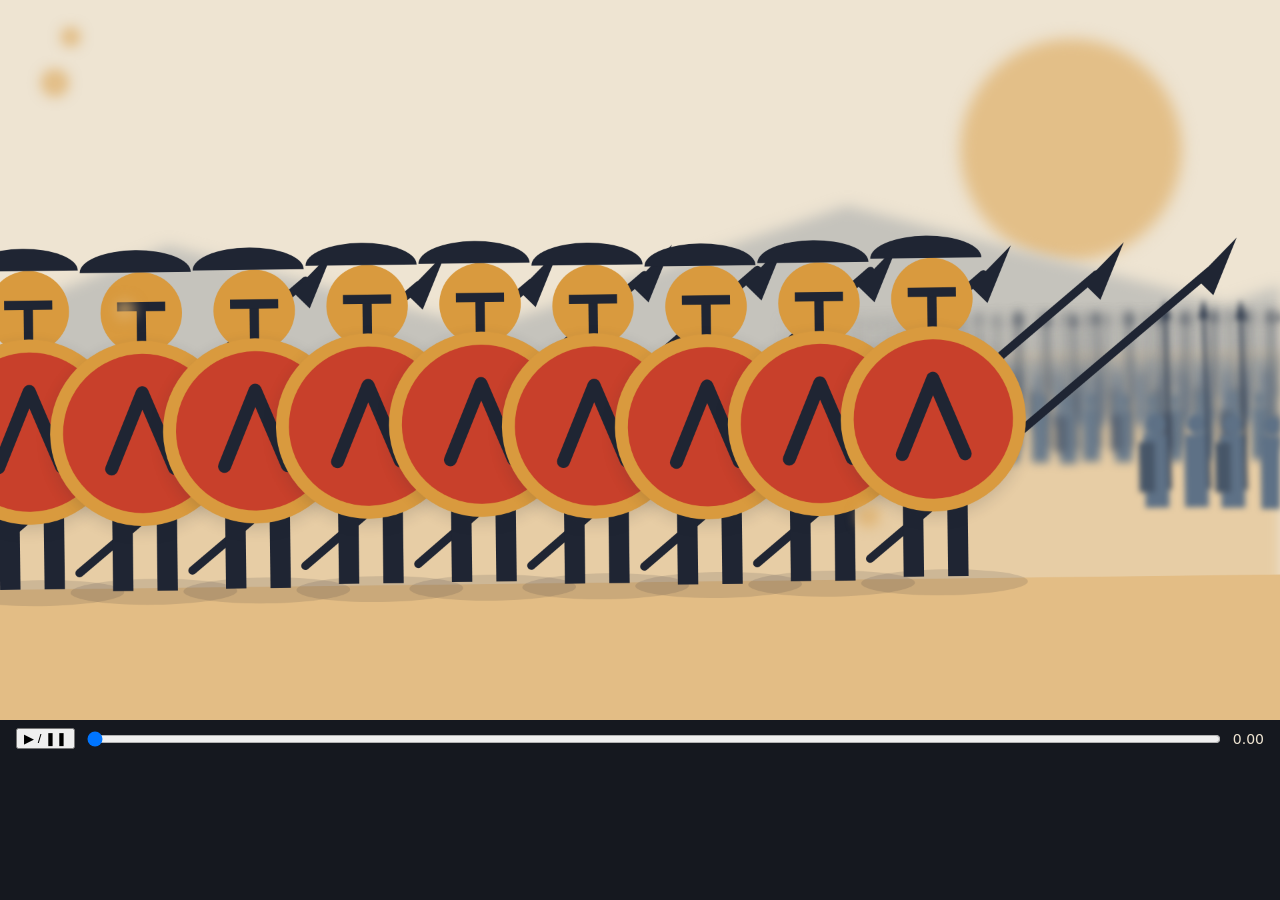
<file: video/sparta_intro/index.html>
<!doctype html>
<html lang="ru">
<head>
<meta charset="utf-8">
<meta name="viewport" content="width=device-width,initial-scale=1">
<title>Спарта — вступление</title>
<link rel="stylesheet" href="fonts/fonts.css">
<style>
  html,body{margin:0;background:#15181f;color:#EEE4D2;font:14px Inter,system-ui,sans-serif}
  canvas{display:block;width:min(100vw,177.78vh);height:auto;margin:0 auto;background:#EEE4D2}
  #ui{display:flex;gap:10px;align-items:center;padding:8px 16px}
  #ui input{flex:1}
  body.export #ui{display:none}
  body.export canvas{width:1920px;height:1080px}
</style>
</head>
<body>
<canvas id="c" width="1920" height="1080"></canvas>
<div id="ui"><button id="pp">▶︎ / ❚❚</button><input id="sc" type="range" min="0" max="41.4" step="0.0166667" value="0"><span id="tm">0.00</span></div>
<audio id="au" src="audio/mix.wav" preload="auto"></audio>
<script>
'use strict';
/* =====================================================================
   Спарта — вступление. Детерминированный таймлайн: renderAt(t).
   2.5D-камера: масштаб слоя = F/(d - cam.z) → настоящий параллакс.
   ===================================================================== */
const W = 1920, H = 1080, FPS = 60, DUR = 41.4, F = 1000;
const SUB = 3, SHUTTER = 0.5;           // motion blur: 3 подкадра, затвор 180°
const P = {
  bg:  [238,228,210], ink: [31,37,51], red: [200,64,43],
  och: [217,154,62],  sl:  [94,113,134]
};
const rgb = (c, a = 1) => `rgba(${c[0] | 0},${c[1] | 0},${c[2] | 0},${a})`;
const mix = (a, b, t) => [a[0] + (b[0] - a[0]) * t, a[1] + (b[1] - a[1]) * t, a[2] + (b[2] - a[2]) * t];
const clamp = (x, a = 0, b = 1) => Math.min(b, Math.max(a, x));
const lerp = (a, b, t) => a + (b - a) * t;
const rng = (t, a, b) => clamp((t - a) / (b - a));
const hr = i => { const x = Math.sin(i * 127.1 + 311.7) * 43758.5453; return x - Math.floor(x); };
const E = {
  lin: t => t,
  io: t => t < .5 ? 4 * t * t * t : 1 - Math.pow(-2 * t + 2, 3) / 2,
  s: t => -(Math.cos(Math.PI * t) - 1) / 2,
  o: t => 1 - Math.pow(1 - t, 3),
  o5: t => 1 - Math.pow(1 - t, 5),
  i: t => t * t * t,
  i2: t => t * t,
  ob: t => { const c1 = 1.5, c3 = c1 + 1; return 1 + c3 * Math.pow(t - 1, 3) + c1 * Math.pow(t - 1, 2); }
};
/* Сплайн Эрмита (Catmull-Rom по времени): непрерывная скорость, без остановок на ключах */
function spl(t, k) {
  const n = k.length;
  if (t <= k[0][0]) return k[0][1];
  if (t >= k[n - 1][0]) return k[n - 1][1];
  let i = 0; while (t > k[i + 1][0]) i++;
  const [t0, v0] = k[i], [t1, v1] = k[i + 1];
  const m = j => (j <= 0 || j >= n - 1) ? 0 : (k[j + 1][1] - k[j - 1][1]) / (k[j + 1][0] - k[j - 1][0]);
  const h = t1 - t0, u = (t - t0) / h;
  const u2 = u * u, u3 = u2 * u;
  return (2 * u3 - 3 * u2 + 1) * v0 + (u3 - 2 * u2 + u) * h * m(i) + (-2 * u3 + 3 * u2) * v1 + (u3 - u2) * h * m(i + 1);
}
const camOf = (K, t) => ({ x: spl(t, K.x), y: spl(t, K.y), z: spl(t, K.z), rot: spl(t, K.r), f: K.f || 1000, dof: K.dof || 9 });

/* ---------- холсты ---------- */
const cv = document.getElementById('c'), main = cv.getContext('2d');
const mk = () => { const c = document.createElement('canvas'); c.width = W; c.height = H; return c; };
const frC = mk(), fr = frC.getContext('2d');
const s1C = mk(), s1 = s1C.getContext('2d');
const s2C = mk(), s2 = s2C.getContext('2d');
const offC = mk(), og = offC.getContext('2d');
let G = fr;

function proj(g, cam, d) {
  const s = F / (d - cam.z);
  g.setTransform(1, 0, 0, 1, 0, 0);
  g.translate(W / 2, H / 2); g.rotate(cam.rot); g.scale(s, s); g.translate(-cam.x, -cam.y);
  return s;
}
function toScreen(cam, d, X, Y) {
  const s = F / (d - cam.z), x = (X - cam.x) * s, y = (Y - cam.y) * s;
  const c = Math.cos(cam.rot), sn = Math.sin(cam.rot);
  return [W / 2 + x * c - y * sn, H / 2 + x * sn + y * c];
}
function polyClip(g, pts) { g.beginPath(); pts.forEach((p, i) => i ? g.lineTo(p[0], p[1]) : g.moveTo(p[0], p[1])); g.closePath(); g.clip(); }
/* Слой глубины d: DOF-размытие от расстояния до фокуса, опц. альфа и экранная маска */
function layer(cam, d, fn, opt = {}) {
  const dz = d - cam.z; if (dz < 30) return;
  const s = F / dz;
  let b = opt.blur != null ? opt.blur : Math.min(18, Math.abs(F / dz - F / (cam.f - cam.z)) * cam.dof);
  b += opt.addBlur || 0;
  const a = opt.alpha == null ? 1 : opt.alpha;
  if (a <= 0.002) return;
  if (b < 0.6 && a >= 1) {
    G.save();
    if (opt.clip) { G.setTransform(1, 0, 0, 1, 0, 0); polyClip(G, opt.clip); }
    proj(G, cam, d); fn(G, s); G.restore(); return;
  }
  og.setTransform(1, 0, 0, 1, 0, 0); og.clearRect(0, 0, W, H);
  og.save(); proj(og, cam, d); fn(og, s); og.restore();
  G.save(); G.setTransform(1, 0, 0, 1, 0, 0);
  if (opt.clip) polyClip(G, opt.clip);
  if (b >= 0.6) G.filter = `blur(${b.toFixed(2)}px)`;
  G.globalAlpha = a; G.drawImage(offC, 0, 0); G.restore();
}
function shadow(g, s, k = 1, a = 0.16) {
  g.shadowColor = rgb(P.ink, a); g.shadowBlur = 26 * k; g.shadowOffsetX = 0; g.shadowOffsetY = 10 * k;
}
function noShadow(g) { g.shadowColor = 'transparent'; g.shadowBlur = 0; g.shadowOffsetY = 0; }
function circ(g, x, y, r, c) { if (r <= 0) return; g.fillStyle = rgb(c); g.beginPath(); g.arc(x, y, r, 0, Math.PI * 2); g.fill(); }
function rect(g, x, y, w, h, c) { g.fillStyle = rgb(c); g.fillRect(x, y, w, h); }
function poly(g, pts, c) { g.fillStyle = rgb(c); g.beginPath(); pts.forEach((p, i) => i ? g.lineTo(p[0], p[1]) : g.moveTo(p[0], p[1])); g.closePath(); g.fill(); }
function line(g, x1, y1, x2, y2, w, c, cap = 'round') { g.strokeStyle = rgb(c); g.lineWidth = w; g.lineCap = cap; g.beginPath(); g.moveTo(x1, y1); g.lineTo(x2, y2); g.stroke(); }
function roundPoly(g, pts, rads) {
  const n = pts.length; g.beginPath();
  const mid = (a, b) => [(a[0] + b[0]) / 2, (a[1] + b[1]) / 2];
  const st = mid(pts[n - 1], pts[0]); g.moveTo(st[0], st[1]);
  for (let i = 0; i < n; i++) { const p = pts[i], q = pts[(i + 1) % n]; g.arcTo(p[0], p[1], q[0], q[1], rads[i]); }
  g.closePath();
}
/* Каменный фриз: цвет уходит в охро-чернильную монохромию */
const STA = mix(P.ink, P.och, 0.5);
function stone(c, f) {
  if (f <= 0) return c;
  const L = (0.3 * c[0] + 0.59 * c[1] + 0.11 * c[2]) / 255;
  return mix(c, mix(STA, P.bg, clamp((L - 0.1) / 0.85)), f);
}

/* =====================================================================
   ТИПОГРАФИКА
   ===================================================================== */
const FONTS = { O7: (s) => `700 ${s}px Oswald`, O4: (s) => `400 ${s}px Oswald`, P9: (s) => `900 ${s}px "Playfair Display"`, Pi: (s) => `italic 700 ${s}px "Playfair Display"` };
const mcache = {};
function charXs(str, f, size, track) {
  const key = str + '|' + f + '|' + size + '|' + track;
  if (mcache[key]) return mcache[key];
  fr.save(); fr.font = FONTS[f](size);
  const xs = [], ws = [];
  for (let i = 0; i < str.length; i++) {
    xs.push(fr.measureText(str.slice(0, i)).width + i * track * size);
    ws.push(fr.measureText(str[i]).width);
  }
  const total = fr.measureText(str).width + (str.length - 1) * track * size;
  fr.restore();
  return (mcache[key] = { xs, ws, total });
}
const textW = (str, f, size, track = 0) => charXs(str, f, size, track).total;

function drawText(it, t, cam) {
  const din = it.din || 0.7, dout = it.dout || 0.45;
  if (t < it.t0 || t > it.t1 + dout + (it.fout === 'fall' ? 1.4 : 0)) return;
  const p = rng(t, it.t0, it.t0 + din), q = rng(t, it.t1, it.t1 + dout);
  const g = G; g.save();
  g.setTransform(1, 0, 0, 1, 0, 0);
  const drift = (it.vx == null ? -9 : it.vx) * (t - it.t0);
  g.translate(W / 2, H / 2); g.rotate((cam ? cam.rot : 0) * 0.45); g.translate(-W / 2 + drift, -H / 2);
  if (it.shake) { const [sx, sy] = it.shake(t); g.translate(sx, sy); }
  let x = it.x, y = it.y, size = it.size;
  if (it.move) {
    const m = it.move, u = E.io(rng(t, m.t0, m.t1));
    x = lerp(x, m.x, u); y = lerp(y, m.y, u); size = lerp(size, size * m.sc, u);
  }
  let track = it.track || 0;
  if (it.trackTo != null) track = lerp(track, it.trackTo, E.s(rng(t, it.t0, it.t1 + dout)));
  const fin = it.fin || 'up', fout = it.fout || 'up';
  const M = charXs(it.s, it.f, size, track);
  const n = it.s.length, spread = it.spread == null ? 0.35 : it.spread;
  let x0 = it.al === 'c' ? x - M.total / 2 : it.al === 'r' ? x - M.total : x;
  if (fin === 'track' && p < 1) { /* разрядка сжимается к центру */ }
  let col = typeof it.col === 'function' ? it.col(t) : it.col;
  let A = it.alpha == null ? 1 : it.alpha;
  if (it.dim) A *= lerp(1, it.dim.a, E.io(rng(t, it.dim.t, it.dim.t + 0.4)));
  g.font = FONTS[it.f](size); g.textBaseline = 'alphabetic';
  const needClip = (fin === 'up' && p < 1) || (fout === 'up' && q > 0);
  if (needClip) { g.beginPath(); g.rect(x0 - size, y - size * 1.02, M.total + size * 2, size * 1.3); g.clip(); }
  const sh = it.noShadow ? 0 : 1;
  for (let i = 0; i < n; i++) {
    const ch = it.s[i]; if (ch === ' ') continue;
    const off = n > 1 ? spread * i / (n - 1) : 0;
    const pi = clamp((p - off) / (1 - spread)), qi = clamp((q - off) / (1 - spread));
    let dx = 0, dy = 0, sc = 1, sy = 1, sk = 0, a = A, rot = 0;
    const cx = x0 + M.xs[i] + M.ws[i] / 2;
    if (fin === 'up') dy += (1 - E.o5(pi)) * size * 1.05;
    else if (fin === 'scale') { sc = lerp(1.9, 1, E.o5(pi)); a *= E.o(pi); }
    else if (fin === 'track') { dx += (1 - E.o5(p)) * size * 0.55 * (i - (n - 1) / 2); a *= E.o(pi); }
    else if (fin === 'slide') { dx += (1 - E.o5(pi)) * size * 0.9; a *= E.o(pi); }
    else if (fin === 'tilt') { sy = Math.max(0.001, E.o5(pi)); sk = (1 - E.o5(pi)) * -0.7; a *= clamp(pi * 3); }
    else if (fin === 'impact') { sc = lerp(1.7, 1, E.o5(p)) * (1 + 0.04 * Math.sin(rng(t, it.t0, it.t0 + .6) * Math.PI * 3) * (1 - p)); a *= clamp(p * 4); }
    if (fout === 'up') dy -= E.i(qi) * size * 1.05;
    else if (fout === 'fade') { a *= 1 - E.s(q); dy -= E.s(q) * 18; }
    else if (fout === 'fall' && t > it.t1) {
      const tt = Math.max(0, t - it.t1 - i * 0.045 - hr(i + n) * 0.06);
      dy += 0.5 * 3400 * tt * tt; rot = tt * (hr(i * 3.1) - 0.5) * 7; dx += (hr(i * 5.7) - 0.5) * 260 * tt;
    }
    if (a <= 0.003) continue;
    g.save();
    g.translate(cx + dx, y + dy);
    if (rot) g.rotate(rot);
    if (sc !== 1) g.scale(sc, sc);
    if (sy !== 1 || sk) g.transform(1, 0, sk, sy, 0, 0);
    g.globalAlpha = a;
    if (sh) { g.shadowColor = rgb(P.ink, 0.17 * a); g.shadowBlur = size * 0.16; g.shadowOffsetY = size * 0.06; }
    g.fillStyle = rgb(col);
    g.fillText(ch, -M.ws[i] / 2, 0);
    g.restore();
  }
  if (it.strike) {
    const u = E.io(rng(t, it.strike.t, it.strike.t + 0.35)) * (1 - q);
    if (u > 0) line(g, x0 - size * 0.08, y - size * 0.3, x0 - size * 0.08 + (M.total + size * 0.16) * u, y - size * 0.3, size * 0.07, it.strike.col, 'butt');
  }
  g.restore();
}
/* Строка из нескольких фрагментов разного кегля/начертания с общей базовой линией */
function row(parts, x, y, al = 'l', gap = 0.28) {
  const ws = parts.map(p => textW(p.s, p.f, p.size, p.track || 0));
  const gaps = parts.map(p => p.size * gap);
  let total = ws.reduce((a, b) => a + b, 0) + gaps.slice(1).reduce((a, b) => a + b, 0);
  let cx = al === 'c' ? x - total / 2 : al === 'r' ? x - total : x;
  return parts.map((p, i) => { const o = Object.assign({}, p, { x: cx, y, al: 'l' }); cx += ws[i] + (gaps[i + 1] || 0); return o; });
}

/* =====================================================================
   СЦЕНА A · 0–13.5 · «300 против несметной» → застывший фриз храма
   ===================================================================== */
const camA = {
  x: [[0, -520], [3, 150], [5.8, 700], [7.2, 900], [8.6, 1550], [9.6, 2450], [10.5, 2900], [13.6, 3150]],
  y: [[0, 60], [5.8, 40], [7.2, 80], [8.6, 330], [10.5, 545], [13.6, 565]],
  z: [[0, 280], [3, 120], [5.8, -150], [7.2, -520], [8.6, -2050], [9.6, -3400], [10.5, -4100], [13.6, -4500]],
  r: [[0, -0.012], [3, 0.006], [5.8, 0.02], [8.6, 0.0], [13.6, -0.012]],
  f: 1000, dof: 9
};
let REF = null; // камера в момент «застывания» — для сплющивания глубины в рельеф
const BAND = { x0: -1300, x1: 3100, y0: -330, y1: 470 };
const ROWS = [3900, 3000, 2300, 1800, 1400].map((d, k) => ({ d, Y: [195, 240, 276, 306, 322][k], k }));

function flatLayer(cam, d, fl, fn, opt) {
  const dd = lerp(d, 1000 + (d - 1000) * 0.015, fl);
  const k = (dd - REF.z) / (d - REF.z);
  layer(cam, dd, (g, s) => { g.translate(REF.x, REF.y); g.scale(k, k); g.translate(-REF.x, -REF.y); fn(g, s * k); }, opt);
}
function visRange(cam, d, margin = 300) { const s = F / (d - cam.z); const hw = (W * 0.62) / s + margin; return [cam.x - hw, cam.x + hw]; }

function persianRow(g, cam, R, te, C, s) {
  const [a, b] = visRange(cam, R.d);
  const tone = clamp((R.d - 1400) / 2500) * 0.55;
  const body = C(mix(P.sl, P.bg, tone)), spear = C(mix(mix(P.ink, P.sl, 0.4), P.bg, tone)), shieldc = C(mix(mix(P.sl, P.ink, 0.35), P.bg, tone));
  const sp = 64, x0 = 250 + R.k * 23;
  const i0 = Math.max(0, Math.floor((a - x0) / sp)), i1 = Math.min(400, Math.ceil((b - x0) / sp));
  g.fillStyle = rgb(body); g.beginPath();
  for (let i = i0; i <= i1; i++) {
    const x = x0 + i * sp + (hr(i * 3 + R.k) - .5) * 16, Y = R.Y + (hr(i + R.k * 7) - .5) * 8;
    g.rect(x - 20, Y - 122, 40, 122); g.moveTo(x + 16, Y - 140); g.arc(x, Y - 140, 16, 0, Math.PI * 2);
  }
  g.fill();
  g.fillStyle = rgb(shieldc); g.beginPath();
  for (let i = i0; i <= i1; i++) { if (i % 2) continue; const x = x0 + i * sp + (hr(i * 3 + R.k) - .5) * 16, Y = R.Y + (hr(i + R.k * 7) - .5) * 8; g.rect(x - 30, Y - 110, 26, 84); }
  g.fill();
  g.strokeStyle = rgb(spear); g.lineWidth = 5; g.beginPath();
  const tips = [];
  for (let i = i0; i <= i1; i++) {
    const x = x0 + i * sp + (hr(i * 3 + R.k) - .5) * 16 + 22, Y = R.Y + (hr(i + R.k * 7) - .5) * 8;
    const sw = Math.sin(te * 1.7 + i * 0.63 + R.k) * 7;
    g.moveTo(x, Y - 30); g.lineTo(x + sw, Y - 320); tips.push([x + sw, Y - 320]);
  }
  g.stroke();
  g.fillStyle = rgb(spear); g.beginPath();
  for (const [x, y] of tips) { g.moveTo(x - 9, y + 4); g.lineTo(x, y - 30); g.lineTo(x + 9, y + 4); g.closePath(); }
  g.fill();
}
function hoplite(g, x, Y, C, te, i) {
  const bob = Math.sin(te * 2.6 + i * 1.3) * 3;
  const y = Y + bob;
  // тень контакта
  g.fillStyle = rgb(P.ink, 0.13); g.beginPath(); g.ellipse(x + 10, Y + 4, 90, 14, 0, 0, Math.PI * 2); g.fill();
  // копьё вперёд-вверх
  line(g, x - 70, y - 20, x + 300, y - 330 + Math.sin(te * 1.3 + i) * 4, 9, C(P.ink));
  poly(g, [[x + 286, y - 318], [x + 330, y - 362], [x + 304, y - 300]], C(P.ink));
  // ноги
  rect(g, x - 34, y - 110, 22, 110, C(P.ink)); rect(g, x + 14, y - 110, 22, 110, C(P.ink));
  // шлем с гребнем
  circ(g, x, y - 300, 44, C(P.och));
  g.fillStyle = rgb(C(P.ink)); g.beginPath(); g.ellipse(x - 6, y - 344, 60, 24, 0, Math.PI, Math.PI * 2); g.fill();
  rect(g, x - 5, y - 306, 10, 40, C(P.ink)); rect(g, x - 26, y - 312, 52, 10, C(P.ink));
  // щит-гоплон
  shadow(g, 1, 0.8, 0.15);
  circ(g, x, y - 170, 100, C(P.och)); noShadow(g);
  circ(g, x, y - 170, 86, C(P.red));
  g.strokeStyle = rgb(C(P.ink)); g.lineWidth = 14; g.lineCap = 'round'; g.lineJoin = 'round';
  g.beginPath(); g.moveTo(x - 34, y - 132); g.lineTo(x, y - 214); g.lineTo(x + 34, y - 132); g.stroke();
}
function columnShape(g, cx, top, bot, w, cl, cd, cs) {
  const tw = w * 0.86;
  poly(g, [[cx - tw / 2, top + 70], [cx + tw / 2, top + 70], [cx + w / 2, bot], [cx - w / 2, bot]], cl);
  for (let k = 1; k < 5; k++) { const u = k / 5; line(g, cx - tw / 2 + tw * u, top + 90, cx - w / 2 + w * u, bot - 10, 7, cd, 'butt'); }
  poly(g, [[cx - w * 0.62, top + 30], [cx + w * 0.62, top + 30], [cx + tw / 2, top + 72], [cx - tw / 2, top + 72]], cs);
  rect(g, cx - w * 0.72, top, w * 1.44, 32, cl);
}
function sceneA(t, cam) {
  const fz = E.io(rng(t, 7.2, 8.1));
  const fl = E.io(rng(t, 7.35, 8.9));
  const ck = E.io(rng(t, 7.35, 8.6));
  const te = t < 7.2 ? t : 7.2 + (1 - Math.exp(-(t - 7.2) * 7)) / 7;
  const C = c => stone(c, fz);
  G.setTransform(1, 0, 0, 1, 0, 0); G.fillStyle = rgb(P.bg); G.fillRect(0, 0, W, H);
  // маска фриза в мировых координатах d=1000 → экран
  let clip = null;
  if (ck > 0) {
    const ex = (1 - ck) * 9000;
    const r = { x0: BAND.x0 - ex, x1: BAND.x1 + ex, y0: BAND.y0 - ex, y1: BAND.y1 + ex };
    clip = [toScreen(cam, 1000, r.x0, r.y0), toScreen(cam, 1000, r.x1, r.y0), toScreen(cam, 1000, r.x1, r.y1), toScreen(cam, 1000, r.x0, r.y1)];
  }
  const o = { clip };
  if (ck > 0) { // фон рельефа
    layer(cam, 1000, g => rect(g, BAND.x0, BAND.y0, BAND.x1 - BAND.x0, BAND.y1 - BAND.y0, C(P.bg)), { blur: 0 });
  }
  // солнце и горы
  flatLayer(cam, 6000, fl, g => circ(g, 3200, -1700, 950, C(mix(P.bg, P.och, 0.5))), o);
  flatLayer(cam, 4500, fl, g => {
    const c = C(mix(P.bg, P.sl, 0.28));
    poly(g, [[-6000, 300], [-3500, -700], [-1500, -150], [800, -900], [3200, -250], [5600, -1050], [9000, -200], [12000, -800], [16000, 300]], c);
  }, o);
  flatLayer(cam, 3000, fl, g => rect(g, -30000, 60, 70000, 30000, C(mix(P.bg, P.och, 0.3))), o);
  for (const R of ROWS) flatLayer(cam, R.d, fl, (g, s) => persianRow(g, cam, R, te, C, s), o);
  // земля спартанцев и строй
  flatLayer(cam, 1000, fl, g => {
    rect(g, -30000, 300, 70000, 30000, C(mix(P.bg, P.och, 0.52)));
    for (let i = 0; i < 9; i++) hoplite(g, -1180 + i * 122, 300, C, te, i);
  }, o);
  // пыль на среднем плане
  flatLayer(cam, 700, fl, g => {
    for (let i = 0; i < 26; i++) {
      const x = -1400 + hr(i) * 2600 + Math.sin(te * 0.5 + i) * 40 + te * 30, y = -200 + hr(i + 9) * 600 + Math.cos(te * 0.7 + i) * 20;
      circ(g, x, y, 4 + hr(i + 3) * 6, C(mix(P.och, P.bg, 0.3)));
    }
  }, Object.assign({ alpha: 0.7 }, o));
  // передний план: огромные копья и край щита
  const fgA = 1 - rng(t, 5.6, 6.6);
  layer(cam, 430, g => {
    rect(g, -6000, 540, 12000, 4000, P.ink);
    circ(g, -1050, 560, 260, P.och); circ(g, -1050, 560, 228, P.red);
  }, { alpha: fgA });
  // храм вокруг фриза
  const tr = E.o5(rng(t, 7.8, 9.3)), pd = E.o5(rng(t, 8.4, 9.5));
  if (tr > 0) {
    layer(cam, 1000, g => {
      const cl = mix(P.bg, P.och, 0.28), cm = mix(P.bg, P.och, 0.5), cd = mix(P.och, P.ink, 0.45), cs = mix(P.bg, P.och, 0.72);
      g.save();
      g.strokeStyle = rgb(cd); g.lineWidth = 16; g.strokeRect(BAND.x0, BAND.y0, BAND.x1 - BAND.x0, BAND.y1 - BAND.y0);
      // ступени
      const sy = (1 - tr) * 900;
      rect(g, -1700, 2100 + sy, 5200, 90, cm); rect(g, -1850, 2190 + sy, 5500, 90, cl); rect(g, -2000, 2280 + sy, 5800, 90, cm);
      // колонны
      const cols = [-1050, -270, 510, 1290, 2070, 2850];
      cols.forEach((cx, i) => {
        const u = E.o5(rng(t, 7.8 + i * 0.07, 9.0 + i * 0.07));
        const dy = (1 - u) * 1600;
        columnShape(g, cx, 560 + dy, 2100 + dy, 300, cl, cm, cs);
      });
      // нижняя полоса фриза
      rect(g, BAND.x0 - 100, BAND.y1, BAND.x1 - BAND.x0 + 200, 90 * tr, cl);
      // архитрав и карниз, фронтон
      const py = (1 - pd) * -1400;
      g.globalAlpha = clamp(pd * 3);
      rect(g, BAND.x0 - 100, BAND.y0 - 130 + py, BAND.x1 - BAND.x0 + 200, 130, cl);
      for (let k = 0; k < 30; k++) rect(g, BAND.x0 - 60 + k * 152, BAND.y0 - 190 + py, 80, 60, cd);
      rect(g, BAND.x0 - 260, BAND.y0 - 300 + py, BAND.x1 - BAND.x0 + 520, 110, cm);
      poly(g, [[BAND.x0 - 300, BAND.y0 - 300 + py], [900, -1250 + py], [BAND.x1 + 300, BAND.y0 - 300 + py]], cl);
      poly(g, [[BAND.x0 + 60, BAND.y0 - 340 + py], [900, -1140 + py], [BAND.x1 - 60, BAND.y0 - 340 + py]], cm);
      circ(g, 900, -1290 + py, 70, cd);
      g.restore();
    }, { blur: 0 });
  }
  // ближние колонны — сильный параллакс при отъезде (глубина привязана к камере)
  const nearA = rng(t, 7.6, 8.0) * (1 - rng(t, 9.9, 10.2));
  if (nearA > 0) {
    const dn = cam.z + 420;
    layer(cam, dn, g => {
      const cl = mix(P.bg, P.och, 0.4), cm = mix(P.bg, P.och, 0.62);
      [1050, 1650].forEach(cx => columnShape(g, cx, -1400, 3000, 210, cl, cm, cm));
    }, { blur: 12, alpha: nearA });
  }
}
const textsA = [
  { s: '300', f: 'O7', size: 300, col: P.red, x: 170, y: 330, t0: 0.6, t1: 2.7, fin: 'up', din: 0.75, spread: 0.25 },
  { s: 'воинов', f: 'Pi', size: 120, col: P.ink, x: 170 + 0, y: 330, t0: 1.2, t1: 2.75, fin: 'slide', din: 0.8 },
  { s: 'ПРОТИВ', f: 'O4', size: 58, col: P.ink, x: 960, y: 150, al: 'c', track: 0.42, t0: 2.4, t1: 5.45, fin: 'track', din: 0.9, vx: -4 },
  { s: 'НЕСМЕТНОЙ', f: 'O7', size: 220, col: P.red, x: 960, y: 375, al: 'c', track: 0.0, trackTo: 0.09, t0: 3.0, t1: 5.5, fin: 'track', din: 1.0, vx: -4, fout: 'up' },
  { s: 'персидской армии', f: 'Pi', size: 86, col: P.ink, x: 960, y: 475, al: 'c', t0: 4.2, t1: 5.6, fin: 'up', vx: -4 },
  { s: 'ЭТОТ ОБРАЗ,', f: 'O7', size: 140, col: P.ink, x: 960, y: 225, al: 'c', t0: 6.25, t1: 8.3, fin: 'up', vx: 0 },
  { s: 'застывший в веках', f: 'Pi', size: 100, col: t => stone(P.ink, 0.55 * E.io(rng(t, 7.5, 8.1))), x: 960, y: 345, al: 'c', t0: 7.15, t1: 8.35, fin: 'tilt', din: 0.6, spread: 0.5, fout: 'fade', vx: 0 },
];
function layoutA() {
  const w300 = textW('300', 'O7', 300);
  textsA[1].x = 170 + w300 + 34;
  const X = 1150;
  textsA.push(
    { s: 'СОЗДАЛ', f: 'O4', size: 66, col: P.ink, x: X, y: 300, t0: 9.15, t1: 10.05, fin: 'up', vx: -6, track: 0.08 },
    { s: 'СПАРТЕ', f: 'O7', size: 168, col: P.red, x: X, y: 470, t0: 9.3, t1: 10.1, fin: 'scale', din: 0.6, vx: -6 },
    { s: 'РЕПУТАЦИЮ', f: 'O4', size: 66, col: P.ink, x: X, y: 560, t0: 9.7, t1: 10.15, fin: 'up', vx: -6, track: 0.08 },
    { s: 'ВЕЛИЧАЙШЕГО', f: 'O7', size: 116, col: P.ink, x: X, y: 400, t0: 10.65, t1: 12.75, fin: 'up', vx: -6 },
    { s: 'военного государства', f: 'Pi', size: 60, col: P.ink, x: X, y: 490, t0: 11.0, t1: 12.8, fin: 'up', vx: -6 },
    { s: 'В ИСТОРИИ', f: 'O4', size: 44, col: P.sl, x: X, y: 575, track: 0.35, t0: 11.7, t1: 12.85, fin: 'track', vx: -6 },
  );
}

/* =====================================================================
   СЦЕНА B · 13.2–18.9 · «не люди, а солдаты»
   ===================================================================== */
const camB = {
  x: [[12.9, -420], [16.2, -60], [18.9, 280]],
  y: [[12.9, 10], [18.9, -30]],
  z: [[12.9, -80], [16.2, 50], [18.9, 120]],
  r: [[12.9, 0.025], [16.2, 0.004], [18.9, -0.018]],
  f: 1000, dof: 9
};
const PCOL = [P.sl, P.och, P.ink, mix(P.sl, P.bg, 0.35), mix(P.och, P.ink, 0.3), mix(P.sl, P.och, 0.5)];
const BROWS = [
  { d: 1650, n: 17, x0: -1850, dx: 220, mute: 0.45, delay: 0.12, g: 0.25 },
  { d: 1000, n: 11, x0: -1280, dx: 236, mute: 0.0, delay: 0.0, g: 0.42 },
  { d: 560, n: 6, x0: -1600, dx: 640, mute: 0.0, delay: -0.06, g: 0.6 }
].map((R, k) => {
  R.figs = [];
  for (let i = 0; i < R.n; i++) {
    const s = k * 100 + i;
    R.figs.push({ X: R.x0 + i * R.dx, jit: (hr(s * 1.3) - .5) * 70, h: 140 + hr(s * 2.1) * 80, w: 84 + hr(s * 3.7) * 56, r: 28 + hr(s * 5.3) * 14, col: PCOL[Math.floor(hr(s * 7.9) * PCOL.length)], ph: hr(s * 9.1) * 6 });
  }
  return R;
});
const morphStart = (R, f) => 16.15 + clamp((f.X + 1850) / 3800) * 0.9 + R.delay;
function figure(g, f, R, t) {
  const m = E.io(rng(t, morphStart(R, f), morphStart(R, f) + 0.45));
  const X = f.X + f.jit * (1 - m), Y = 300;
  const mute = c => mix(c, P.bg, R.mute);
  g.save(); g.translate(X, Y); g.rotate(Math.sin(t * 1.7 + f.ph) * 0.035 * (1 - m)); g.translate(-X, -Y);
  const h = lerp(f.h, 210, m), wB = lerp(f.w, 104, m), wT = lerp(f.w, 156, m), rad = lerp(f.w * 0.46, 10, m);
  g.fillStyle = rgb(P.ink, 0.12 * (1 - R.mute)); g.beginPath(); g.ellipse(X, Y + 2, wB * 0.75, 12, 0, 0, Math.PI * 2); g.fill();
  // копьё
  const ms2 = E.o(rng(m, 0.45, 1));
  if (ms2 > 0) { line(g, X + 82, Y + 6, X + 82, Y + 6 - 330 * ms2, 7, mute(P.ink)); poly(g, [[X + 72, Y - 314 * ms2], [X + 82, Y - 350 * ms2], [X + 92, Y - 314 * ms2]], mute(P.ink)); }
  g.fillStyle = rgb(mute(mix(f.col, P.red, m)));
  if (R.mute < 0.1) shadow(g, 1, 0.9, 0.14);
  roundPoly(g, [[X - wT / 2, Y - h], [X + wT / 2, Y - h], [X + wB / 2, Y], [X - wB / 2, Y]], [rad, rad, lerp(rad, 4, m), lerp(rad, 4, m)]); g.fill();
  noShadow(g);
  const r = lerp(f.r, 40, m), cy = Y - h - r * 0.95;
  circ(g, X, cy, r, mute(mix(mix(f.col, P.ink, 0.28), P.och, m)));
  if (m > 0) {
    g.fillStyle = rgb(mute(P.ink)); g.beginPath(); g.ellipse(X - 6, cy - r * 0.92, r * 1.35 * m, r * 0.55 * m, 0, Math.PI, Math.PI * 2); g.fill();
    g.globalAlpha = m; rect(g, X - 4, cy - 4, 9, r * 0.9, mute(P.ink)); rect(g, X - r * 0.6, cy - 9, r * 1.2, 10, mute(P.ink)); g.globalAlpha = 1;
  }
  const ms = E.ob(rng(m, 0.3, 1));
  if (ms > 0) {
    const sx = X + 6, sy = Y - h * 0.52, sr = 76 * ms;
    if (R.mute < 0.1) shadow(g, 1, 0.7, 0.16);
    circ(g, sx, sy, sr, mute(P.och)); noShadow(g);
    circ(g, sx, sy, sr * 0.8, mute(mix(P.och, P.red, 0.25)));
    g.strokeStyle = rgb(mute(P.ink)); g.lineWidth = 11 * ms; g.lineJoin = 'round'; g.lineCap = 'round';
    g.beginPath(); g.moveTo(sx - 26 * ms, sy + 30 * ms); g.lineTo(sx, sy - 34 * ms); g.lineTo(sx + 26 * ms, sy + 30 * ms); g.stroke();
  }
  g.restore();
}
function sceneB(t, cam) {
  G.setTransform(1, 0, 0, 1, 0, 0); G.fillStyle = rgb(P.bg); G.fillRect(0, 0, W, H);
  layer(cam, 5000, g => circ(g, -2600, -1900, 1300, mix(P.bg, P.och, 0.42)));
  layer(cam, 3200, g => poly(g, [[-9000, 300], [-5600, -500], [-3000, 0], [-200, -700], [2600, -120], [5200, -820], [9000, 300]], mix(P.bg, P.sl, 0.22)));
  for (const R of BROWS) layer(cam, R.d, g => {
    rect(g, -30000, 300, 60000, 20000, mix(P.bg, P.och, R.g));
    for (const f of R.figs) figure(g, f, R, t);
  });
}
const textsB = [];
function layoutB() {
  textsB.push(...row([
    { s: 'ГОСУДАРСТВА,', f: 'O7', size: 150, col: P.ink, t0: 13.45, t1: 14.6, fin: 'up' },
    { s: 'где рождались', f: 'Pi', size: 90, col: P.ink, t0: 14.0, t1: 14.65, fin: 'slide' }
  ], 150, 270, 'l', 0.3));
  textsB.push(
    { s: 'не люди,', f: 'Pi', size: 140, col: P.ink, x: 150, y: 250, t0: 15.1, t1: 18.1, fin: 'up', strike: { t: 15.75, col: P.ink }, dim: { t: 16.1, a: 0.4 } },
    { s: 'А СОЛДАТЫ.', f: 'O7', size: 230, col: P.red, x: 150, y: 480, t0: 16.15, t1: 18.15, fin: 'up', din: 0.6, spread: 0.3 }
  );
}

/* =====================================================================
   СЦЕНА C · 18.6–26.4 · идеальная сетка → эксперимент → уроборос
   ===================================================================== */
const camC = {
  x: [[18.6, -40], [21.4, 20], [23.6, 80], [25.3, 380], [26.4, 560]],
  y: [[18.6, 20], [23.6, 0], [26.4, 0]],
  z: [[18.6, -120], [21.4, 0], [23.6, -40], [25.3, 80], [26.4, 432]],
  r: [[18.6, -0.04], [21.4, 0.02], [23.6, -0.01], [25.3, 0.03], [26.4, 0]],
  f: 1000, dof: 9
};
const GX = 560, GY = 0, GSP = 82, GC = 10, GR = 9, SNSP = 30;
const DOTS = [];
for (let r = 0; r < GR; r++) for (let c = 0; c < GC; c++) {
  const i = DOTS.length;
  DOTS.push({ x: GX + (c - (GC - 1) / 2) * GSP, y: GY + (r - (GR - 1) / 2) * GSP, cull: hr(i * 7.3 + 1) < 0.24 && !(r === 4 && c === 5) });
}
const CULLED = DOTS.filter(d => d.cull); CULLED.forEach((d, k) => d.ck = k);
const SURV = DOTS.filter(d => !d.cull).sort((a, b) => Math.atan2(b.y - GY, b.x - GX) - Math.atan2(a.y - GY, a.x - GX));
SURV.forEach((d, j) => d.j = j);
const NS = SURV.length;
function headAng(t) { const u = Math.max(0, t - 23.6); return -0.4 + u * 1.1 + u * u * 0.25; }
function snakeN(t) { return lerp(NS, 1, E.s(rng(t, 24.75, 26.25))); }
function topSoldier(g, x, y, sc, ang, head, ink) {
  g.save(); g.translate(x, y); g.rotate(ang);
  if (!head) {
    circ(g, 7 * sc, 7 * sc, 30 * sc, P.och); circ(g, 0, 0, 24 * sc, P.red);
    rect(g, -17 * sc, -3.5 * sc, 34 * sc, 7 * sc, P.ink);
  } else {
    circ(g, 0, 0, 24 * sc, mix(P.red, P.ink, ink));
    circ(g, 9 * sc, -8 * sc, 4.5 * sc * (1 - ink), P.bg);
  }
  g.restore();
}
function sceneC(t, cam) {
  G.setTransform(1, 0, 0, 1, 0, 0); G.fillStyle = rgb(P.bg); G.fillRect(0, 0, W, H);
  const lab = E.io(rng(t, 21.45, 22.4)) * (1 - E.io(rng(t, 23.4, 23.9)));
  const out = 1 - rng(t, 25.6, 26.2);
  layer(cam, 2600, g => { circ(g, 650, -60, 1150, mix(P.bg, P.och, 0.22)); circ(g, 650, -60, 760, mix(P.bg, P.och, 0.3)); }, { alpha: out });
  layer(cam, 1500, g => {
    g.strokeStyle = rgb(P.sl, 0.2); g.lineWidth = 3; g.beginPath();
    for (let k = -14; k <= 16; k++) { g.moveTo(GX + k * 138, -2400); g.lineTo(GX + k * 138, 2400); g.moveTo(-3000, GY + k * 138); g.lineTo(3800, GY + k * 138); }
    g.stroke();
  }, { alpha: out });
  layer(cam, 1000, g => {
    // лабораторная разметка
    if (lab > 0) {
      const x0 = GX - GC * GSP / 2, y0 = GY - GR * GSP / 2, x1 = GX + GC * GSP / 2, y1 = GY + GR * GSP / 2;
      g.save(); g.globalAlpha = 1;
      const Lx = (x1 - x0) * lab, Ly = (y1 - y0) * lab;
      line(g, x0, y0 - 50, x0 + Lx, y0 - 50, 4, P.sl, 'butt'); line(g, x0 - 50, y0, x0 - 50, y0 + Ly, 4, P.sl, 'butt');
      for (let c = 0; c <= GC; c++) if (x0 + c * GSP <= x0 + Lx + 1) line(g, x0 + c * GSP, y0 - 50, x0 + c * GSP, y0 - (c % 5 ? 66 : 82), 4, P.sl, 'butt');
      for (let r = 0; r <= GR; r++) if (y0 + r * GSP <= y0 + Ly + 1) line(g, x0 - 50, y0 + r * GSP, x0 - (r % 5 ? 66 : 82), y0 + r * GSP, 4, P.sl, 'butt');
      for (const [cx, cy] of [[x0, y0], [x1, y0], [x0, y1], [x1, y1]]) {
        const L = 34 * lab; line(g, cx - L, cy, cx + L, cy, 4, P.ink, 'butt'); line(g, cx, cy - L, cx, cy + L, 4, P.ink, 'butt');
        g.strokeStyle = rgb(P.ink); g.lineWidth = 3; g.beginPath(); g.arc(cx, cy, 16 * lab, 0, Math.PI * 2); g.stroke();
      }
      g.restore();
    }
    const nr = snakeN(t), R = (nr - 1) * SNSP / (2 * Math.PI), th = headAng(t), dth = 2 * Math.PI / Math.max(nr, 1.0001);
    for (const d of CULLED) {
      const xs = E.o(rng(t, 22.05 + d.ck * 0.045, 22.3 + d.ck * 0.045));
      const k = 1 - E.i(rng(t, 22.55 + d.ck * 0.045, 22.95 + d.ck * 0.045));
      if (k > 0) topSoldier(g, d.x, d.y, k, -Math.PI / 2, false, 0);
      if (xs > 0 && k > 0) { const L = 30 * xs; g.globalAlpha = k; line(g, d.x - L, d.y - L, d.x + L, d.y + L, 7, P.ink); line(g, d.x - L, d.y + L, d.x + L, d.y - L, 7, P.ink); g.globalAlpha = 1; }
    }
    // уроборос: сначала тело, потом голова поверх
    const order = SURV.slice().sort((a, b) => b.j - a.j);
    for (const d of order) {
      const u = E.io(rng(t, 23.45 + d.j * 0.008, 23.95 + d.j * 0.008));
      const a = th - d.j * dth;
      const rx = GX + R * Math.cos(a), ry = GY + R * Math.sin(a);
      const vis = d.j === 0 ? 1 : clamp(nr - d.j);
      if (vis <= 0) continue;
      const x = lerp(d.x, rx, u), y = lerp(d.y, ry, u);
      const ang = lerp(-Math.PI / 2, a + Math.PI, u);
      const head = d.j === 0 && t > 24.3;
      const sc = d.j === 0 ? lerp(1, 1.4, E.io(rng(t, 24.2, 24.7))) : lerp(1, 0.66, u) * vis;
      const ink = d.j === 0 ? E.io(rng(t, 25.5, 26.25)) : 0;
      topSoldier(g, x, y, sc, ang, head, ink);
    }
  });
  layer(cam, 640, g => {
    for (let i = 0; i < 9; i++) {
      const x = -900 + hr(i * 2.2) * 2600, y = -700 + hr(i * 4.1) * 1400, L = 30 + hr(i) * 30;
      line(g, x - L, y, x + L, y, 8, P.sl); line(g, x, y - L, x, y + L, 8, P.sl);
    }
  }, { alpha: 0.55 * out * rng(t, 19.0, 19.8) });
}
const textsC = [];
function layoutC() {
  textsC.push(...row([
    { s: 'НО БЫЛА ЛИ', f: 'O4', size: 74, col: P.ink, t0: 18.85, t1: 21.2, fin: 'up', track: 0.05 },
    { s: 'СПАРТА', f: 'O7', size: 74, col: P.ink, t0: 19.05, t1: 21.2, fin: 'up', track: 0.05 }
  ], 140, 250, 'l', 0.3));
  textsC.push(
    { s: 'ИДЕАЛЬНЫМ', f: 'O7', size: 150, col: P.red, x: 140, y: 435, t0: 19.6, t1: 21.25, fin: 'track', din: 0.8 },
    { s: 'обществом воинов,', f: 'Pi', size: 74, col: P.ink, x: 140, y: 535, t0: 20.0, t1: 21.3, fin: 'up' },
    { s: 'или же', f: 'Pi', size: 80, col: P.ink, x: 140, y: 250, t0: 21.4, t1: 23.45, fin: 'up' },
    { s: 'ЖЕСТОКИЙ', f: 'O7', size: 160, col: P.red, x: 140, y: 440, t0: 21.95, t1: 23.5, fin: 'up', din: 0.55, spread: 0.2 },
    { s: 'социальный эксперимент,', f: 'Pi', size: 62, col: P.ink, x: 140, y: 535, t0: 22.4, t1: 23.55, fin: 'up' },
    { s: 'КОТОРЫЙ В ИТОГЕ', f: 'O4', size: 66, col: P.ink, x: 140, y: 290, track: 0.06, t0: 23.75, t1: 25.85, fin: 'up' },
    { s: 'СЪЕЛ САМ', f: 'O7', size: 172, col: P.ink, x: 140, y: 480, t0: 24.5, t1: 25.9, fin: 'up', din: 0.6 },
    { s: 'СЕБЯ?', f: 'O7', size: 172, col: P.red, x: 140, y: 660, t0: 24.85, t1: 25.95, fin: 'up', din: 0.6 }
  );
}

/* =====================================================================
   СЦЕНА D · 26.4–41.4 · законы → машина → крушение → «одно»
   ===================================================================== */
const camD = {
  x: [[26.4, 0], [27.6, 220], [29.0, 900], [32.4, 1250], [34.2, 1300], [36.6, 1250], [38.8, 1200], [41.4, 1185]],
  y: [[26.4, 0], [27.6, 80], [29.0, 0], [32.4, 60], [34.2, 60], [35.4, -90], [36.6, -150], [38.8, -190], [41.4, -205]],
  z: [[26.4, 432], [27.6, 150], [29.0, -700], [32.4, -900], [34.2, -1000], [36.6, -900], [38.8, -720], [41.4, -650]],
  r: [[26.4, 0], [27.6, -0.012], [29.0, -0.05], [32.4, -0.07], [34.2, -0.06], [36.6, -0.02], [38.8, 0.0], [41.4, 0.008]],
  f: 1000, dof: 8
};
const GROUND = 420, TJAM = 34.2;
const GEARS = [
  { id: 1, d: 1000, cx: 1500, cy: 40, R: 330, n: 14, col: P.red, helm: true, tb: 34.55, k: 1, ph: 0, t0: 27.55 },
  { id: 2, d: 1000, cx: 1500 + 505 * Math.cos(-0.75), cy: 40 + 505 * Math.sin(-0.75), R: 200, n: 9, col: P.och, tb: 34.4, k: -330 / 200, ph: 0.2, t0: 27.75 },
  { id: 3, d: 1700, cx: 2350, cy: -260, R: 720, n: 26, col: mix(P.sl, P.bg, 0.2), tb: 34.8, k: 0.28, ph: 0, t0: 27.6 },
  { id: 4, d: 560, cx: 650, cy: 930, R: 430, n: 16, col: P.ink, tb: 34.65, k: -0.62, ph: 0, t0: 27.9, noGround: true }
];
function gearSpeed(t) { return 1.75 * E.s(rng(t, 27.85, 29.4)); }
const ANG_TAB = (() => { const a = [0]; let acc = 0, dt = 1 / 600; for (let i = 1; i <= (TJAM - 26.4) * 600 + 2; i++) { const tt = 26.4 + i * dt; acc += gearSpeed(tt) * dt; a.push(acc); } return a; })();
function gearAng(t) {
  if (t <= TJAM) { const i = clamp((t - 26.4) * 600, 0, ANG_TAB.length - 1); const i0 = Math.floor(i); return lerp(ANG_TAB[i0], ANG_TAB[Math.min(i0 + 1, ANG_TAB.length - 1)], i - i0); }
  const a0 = gearAng(TJAM), w0 = gearSpeed(TJAM), u = t - TJAM;
  return a0 + w0 * (1 - Math.exp(-14 * u)) / 14 - 0.06 * Math.sin(38 * u) * Math.exp(-6 * u);
}
function gearPath(g, R, n, a0, a1, helm) {
  // контур: дуга с зубьями между углами a0..a1 (+центр, если сектор)
  const full = a1 - a0 >= Math.PI * 2 - 1e-6;
  const tw = (Math.PI * 2 / n) * 0.42, th = R * 0.16;
  g.beginPath();
  if (!full) g.moveTo(0, 0);
  const steps = Math.max(2, Math.ceil((a1 - a0) / (Math.PI * 2) * n * 4));
  let first = true;
  for (let s = 0; s <= steps; s++) {
    const a = a0 + (a1 - a0) * s / steps;
    const ph = ((a / (Math.PI * 2 / n)) % 1 + 1) % 1;
    const r = (ph > 0.29 && ph < 0.71) ? R + th : R;
    const x = Math.cos(a) * r, y = Math.sin(a) * r;
    if (first && full) { g.moveTo(x, y); first = false; } else g.lineTo(x, y);
  }
  g.closePath();
}
function drawGear(g, Gr, ang, a0 = 0, a1 = Math.PI * 2) {
  const { R, n, col } = Gr;
  const sp = Math.PI * 2 / n;
  g.save(); g.rotate(ang);
  g.fillStyle = rgb(col); gearPath(g, R, n, a0, a1); g.fill();
  noShadow(g);
  g.save(); gearPath(g, R, n, a0, a1); g.clip();
  circ(g, 0, 0, R * 0.62, mix(col, P.ink, 0.22));
  circ(g, 0, 0, R * 0.5, col);
  for (let k = 0; k < 5; k++) { const a = k * Math.PI * 2 / 5 + 0.3; circ(g, Math.cos(a) * R * 0.3, Math.sin(a) * R * 0.3, R * 0.1, mix(col, P.bg, 0.45)); }
  circ(g, 0, 0, R * 0.12, P.bg); circ(g, 0, 0, R * 0.05, P.ink);
  g.restore();
  if (Gr.helm) { // зубья-люди: шлемы с гребнями
    for (let k = 0; k < n; k++) {
      const a = (k + 0.5) * sp; if (a < a0 || a > a1) continue;
      g.save(); g.rotate(a); g.translate(R + R * 0.16, 0);
      g.fillStyle = rgb(P.ink); g.beginPath(); g.ellipse(4, 0, 10, 26, 0, -Math.PI / 2, Math.PI / 2); g.fill();
      circ(g, -16, 0, 14, P.och);
      g.restore();
    }
  }
  g.restore();
}
/* Обломки: детерминированная симуляция с отскоками */
const FRAGS = [];
GEARS.forEach(Gr => {
  for (let k = 0; k < 6; k++) {
    const s = Gr.id * 10 + k, a0 = k * Math.PI / 3, a1 = a0 + Math.PI / 3;
    FRAGS.push({ G: Gr, a0, a1, mid: (a0 + a1) / 2, cr: Gr.R * 0.6, vx: (hr(s * 1.7) - 0.4) * 900, vy: -300 - hr(s * 2.3) * 700, w: (hr(s * 3.1) - 0.5) * 7 });
  }
});
FRAGS.push({ tooth: true, G: GEARS[0], a0: 0, a1: 0, mid: 0, cr: 0, vx: 900, vy: -1400, w: 9 }); // сломанный зуб
function fragState(f, t) {
  const Gr = f.G, tb = f.tooth ? TJAM : Gr.tb;
  const angB = gearAng(tb) * Gr.k + Gr.ph;
  const dirA = angB + f.mid;
  let x = Gr.cx + Math.cos(dirA) * f.cr, y = Gr.cy + Math.sin(dirA) * f.cr, rot = angB;
  if (f.tooth) { const a = angB + Math.PI * 2 / Gr.n * 0.5 + 4 * (Math.PI * 2 / Gr.n); x = Gr.cx + Math.cos(a) * (Gr.R + 40); y = Gr.cy + Math.sin(a) * (Gr.R + 40); rot = a; }
  if (t <= tb) return { x, y, rot, live: false };
  let vx = f.vx, vy = f.vy, w = f.w; const dt = 1 / 240; let tt = tb;
  const half = f.tooth ? 20 : Gr.R * 0.32;
  while (tt < t) {
    const h = Math.min(dt, t - tt);
    vy += 3600 * h; x += vx * h; y += vy * h; rot += w * h; tt += h;
    if (!Gr.noGround && !f.tooth && y + half > GROUND + 40 && vy > 0) { y = GROUND + 40 - half; vy = -vy * 0.28; vx *= 0.55; w *= 0.45; if (Math.abs(vy) < 120) vy = 0; }
    if (f.tooth && y > GROUND - 10 && vy > 0) { y = GROUND - 10; vy = -vy * 0.3; vx *= 0.5; w *= 0.4; if (Math.abs(vy) < 100) vy = 0; }
  }
  return { x, y, rot, live: true };
}
function shake(t) {
  const a = 18 * Math.exp(-Math.max(0, t - TJAM) * 4) * (t > TJAM ? 1 : 0) + 10 * Math.exp(-Math.max(0, t - 36.6) * 6) * (t > 36.6 ? 1 : 0);
  return [Math.sin(t * 71) * a + Math.sin(t * 43) * a * 0.5, Math.cos(t * 63) * a * 0.7];
}
function legislator(g, t) {
  const grow = E.o5(rng(t, 26.4, 27.1));
  const fall = t > 34.6 ? E.i2(rng(t, 34.6, 35.15)) : 0;
  const bounce = t > 35.15 ? Math.sin((t - 35.15) * 20) * 0.05 * Math.exp(-(t - 35.15) * 6) : 0;
  const gone = rng(t, 35.3, 36.1); if (gone >= 1) return 0;
  g.save(); g.globalAlpha = 1 - E.s(gone); g.translate(0, GROUND); g.rotate((Math.PI / 2 - 0.04) * fall - bounce); g.translate(0, -GROUND);
  g.fillStyle = rgb(P.ink, 0.13); g.beginPath(); g.ellipse(0, GROUND + 2, 120 * grow, 14, 0, 0, Math.PI * 2); g.fill();
  g.save(); g.translate(0, 34); g.scale(1, grow); g.translate(0, -34);
  shadow(g, 1, 0.9, 0.15);
  poly(g, [[-40, 40], [40, 40], [95, GROUND], [-95, GROUND]], P.ink); noShadow(g);
  poly(g, [[-40, 70], [-22, 40], [80, GROUND - 40], [58, GROUND]], mix(P.ink, P.sl, 0.45));
  g.restore();
  circ(g, 0, 0, 33.6, P.ink);
  // свиток
  const L = 880 * E.io(rng(t, 26.85, 27.85)) * (1 - E.i(rng(t, 34.25, 34.6)));
  if (grow > 0.3) {
    g.globalAlpha = clamp((grow - 0.3) * 3) * (1 - E.s(gone));
    line(g, 24, 90, 100, 150, 24, P.ink);
    if (L > 4) {
      rect(g, 100, 110, L, 120, mix(P.bg, P.och, 0.28));
      for (let r = 0; r < 4; r++) { let x = 120; let k = 0; while (x < 100 + L - 30) { const w = 30 + hr(r * 31 + k) * 70; line(g, x, 136 + r * 24, Math.min(x + w, 100 + L - 24), 136 + r * 24, 7, P.ink, 'butt'); x += w + 16; k++; } }
    }
    rect(g, 86, 98, 28, 144, P.och); rect(g, 86 + L, 98, 28, 144, P.och);
    g.globalAlpha = 1 - E.s(gone);
  }
  g.restore();
  return L;
}
function sceneD(t, cam0) {
  const [sx, sy] = shake(t); const cam = Object.assign({}, cam0, { x: cam0.x + sx, y: cam0.y + sy });
  G.setTransform(1, 0, 0, 1, 0, 0); G.fillStyle = rgb(P.bg); G.fillRect(0, 0, W, H);
  const A = gearAng(t);
  const show = Gr => E.ob(rng(t, Gr.t0, Gr.t0 + 0.7));
  const drawGearAt = (g, Gr) => {
    if (t >= Gr.tb) return;
    const sc = show(Gr); if (sc <= 0) return;
    g.save(); g.translate(Gr.cx, Gr.cy); g.scale(sc, sc);
    const wob = t > TJAM ? Math.sin((t - TJAM) * 45) * 6 * Math.exp(-(t - TJAM) * 5) : 0;
    g.translate(wob, 0);
    shadow(g, 1, 1.2, 0.16); drawGear(g, Gr, A * Gr.k + Gr.ph); g.restore();
  };
  const drawFrags = (g, Gr) => {
    for (const f of FRAGS) if (f.G === Gr && !f.tooth) {
      const st = fragState(f, t); if (!st.live) continue;
      g.save(); g.translate(st.x, st.y); g.rotate(st.rot - (gearAng(Gr.tb) * Gr.k + Gr.ph));
      g.translate(-Math.cos(gearAng(Gr.tb) * Gr.k + Gr.ph + f.mid) * f.cr, -Math.sin(gearAng(Gr.tb) * Gr.k + Gr.ph + f.mid) * f.cr);
      shadow(g, 1, 0.8, 0.14); drawGear(g, Gr, gearAng(Gr.tb) * Gr.k + Gr.ph, f.a0, f.a1); g.restore();
    }
  };
  const bgIn = E.o(rng(t, 26.4, 26.85));
  layer(cam, 4200, g => circ(g, 2600, -1900, 1300, mix(P.bg, P.och, 0.45)), { alpha: bgIn });
  layer(cam, 2600, g => poly(g, [[-6000, GROUND], [-3000, -300], [-500, 150], [2200, -650], [4800, 50], [7600, -500], [11000, GROUND]], mix(P.bg, P.sl, 0.2)), { alpha: bgIn });
  const G3 = GEARS[2];
  layer(cam, 1700, g => { g.globalAlpha = bgIn; rect(g, -30000, GROUND, 60000, 20000, mix(P.bg, P.och, 0.28)); g.globalAlpha = 1; drawGearAt(g, G3); drawFrags(g, G3); });
  layer(cam, 1000, g => {
    g.globalAlpha = bgIn; rect(g, -30000, GROUND, 60000, 20000, mix(P.bg, P.och, 0.48)); g.globalAlpha = 1;
    const L = legislator(g, t);
    // ремни: строки закона тянут шестерню
    const bl = E.io(rng(t, 27.55, 28.25)) * (1 - E.i(rng(t, TJAM + 0.05, TJAM + 0.35)));
    if (bl > 0 && L > 300) {
      g.save(); g.setLineDash([46, 22]); g.lineDashOffset = -A * 330;
      for (let k = 0; k < 3; k++) {
        const x1 = 114 + L, y1 = 140 + k * 30, x2 = 1500 - 330 * 0.9, y2 = 40 - 60 + k * 60;
        line(g, x1, y1, lerp(x1, x2, bl), lerp(y1, y2, bl), 7, P.ink, 'butt');
      }
      g.restore();
    }
    drawGearAt(g, GEARS[1]); drawGearAt(g, GEARS[0]);
    drawFrags(g, GEARS[1]); drawFrags(g, GEARS[0]);
    for (const f of FRAGS) if (f.tooth) { const st = fragState(f, t); if (!st.live) continue; g.save(); g.translate(st.x, st.y); g.rotate(st.rot); rect(g, -26, -22, 52, 44, P.red); g.fillStyle = rgb(P.ink); g.beginPath(); g.ellipse(26, 0, 10, 22, 0, -Math.PI / 2, Math.PI / 2); g.fill(); g.restore(); }
    // финальный щит: катится и ложится
    if (t > 37.9) {
      const xEnd = 700, u = E.o(rng(t, 37.9, 38.95)), x = lerp(xEnd + 1700, xEnd, u), Rs = 96;
      const fall = E.i2(rng(t, 38.95, 39.55));
      const tw = t > 39.55 ? (t - 39.55) : 0;
      const wob = t > 39.55 ? Math.sin(tw * (14 + tw * 30)) * 0.12 * Math.exp(-tw * 2.4) : 0;
      const phi = (Math.PI / 2 - 0.22) * fall + Math.abs(wob) * fall;
      const cy = phi > 0.01 ? GROUND - Rs * Math.cos(phi) - 6 * Math.sin(phi) + 10 : GROUND - Rs;
      g.fillStyle = rgb(P.ink, 0.15); g.beginPath(); g.ellipse(x + 20, GROUND + 4, Rs * 1.15, 14, 0, 0, Math.PI * 2); g.fill();
      g.save(); g.translate(x, cy); g.scale(1 + wob * 0.2, Math.max(0.06, Math.cos(phi)));
      g.rotate(-(x - xEnd) / Rs * (1 - fall));
      shadow(g, 1, 0.8, 0.16); circ(g, 0, 0, Rs, P.och); noShadow(g); circ(g, 0, 0, Rs * 0.84, P.red);
      g.strokeStyle = rgb(P.ink); g.lineWidth = 14; g.lineJoin = 'round'; g.lineCap = 'round';
      g.beginPath(); g.moveTo(-32, 36); g.lineTo(0, -42); g.lineTo(32, 36); g.stroke();
      g.restore();
    }
  });
  const G4 = GEARS[3];
  layer(cam, 560, g => { drawGearAt(g, G4); drawFrags(g, G4); });
}
const textsD = [];
function layoutD() {
  textsD.push(...row([
    { s: 'КАК', f: 'O7', size: 150, col: P.ink, t0: 26.6, t1: 28.5, fin: 'up' },
    { s: 'ЗАКОНЫ', f: 'O7', size: 150, col: P.red, t0: 26.75, t1: 28.55, fin: 'up' }
  ], 130, 250, 'l', 0.22));
  textsD.push(
    { s: 'одного человека', f: 'Pi', size: 92, col: P.ink, x: 130, y: 370, t0: 27.3, t1: 28.6, fin: 'slide' },
    { s: 'ПРЕВРАТИЛИ', f: 'O4', size: 72, col: P.ink, x: 130, y: 230, track: 0.06, t0: 28.75, t1: 30.15, fin: 'up' },
    { s: 'ЦЕЛЫЙ НАРОД', f: 'O7', size: 140, col: P.ink, x: 130, y: 385, t0: 29.05, t1: 30.2, fin: 'up' },
    { s: 'в военную', f: 'Pi', size: 86, col: P.ink, x: 130, y: 250, t0: 30.25, t1: 32.1, fin: 'up' },
    { s: 'МАШИНУ,', f: 'O7', size: 210, col: P.red, x: 130, y: 460, t0: 30.55, t1: 32.15, fin: 'scale', din: 0.6 },
    { s: 'И ПОЧЕМУ ЭТА МАШИНА', f: 'O4', size: 74, col: P.ink, x: 130, y: 230, track: 0.04, t0: 32.55, t1: 34.25, fin: 'up', fout: 'fall' },
    { s: 'в итоге', f: 'Pi', size: 84, col: P.ink, x: 130, y: 345, t0: 33.4, t1: 34.35, fin: 'up', fout: 'fall' },
    { s: 'РАЗВАЛИЛАСЬ,', f: 'O7', size: 176, col: P.ink, x: 130, y: 540, t0: 33.65, t1: 34.5, fin: 'up', din: 0.5, spread: 0.25, fout: 'fall' },
    { s: 'ПРОИГРАВ ВСЕГО', f: 'O4', size: 74, col: P.ink, x: 140, y: 250, al: 'l', track: 0.18, t0: 35.4, t1: 37.75, fin: 'track', vx: 0 },
    { s: 'ОДНО,', f: 'P9', size: 360, col: P.red, x: 140, y: 590, al: 'l', t0: 36.6, t1: 99, din: 0.55, fin: 'impact', vx: 0, shake, move: { t0: 37.7, t1: 38.3, x: 140, y: 300, sc: 0.55 } },
    { s: 'но решающее', f: 'Pi', size: 92, col: P.ink, x: 140, y: 450, al: 'l', t0: 38.0, t1: 99, fin: 'up', vx: 0 },
    { s: 'СРАЖЕНИЕ?', f: 'O7', size: 200, col: P.ink, x: 140, y: 660, al: 'l', t0: 38.75, t1: 99, fin: 'up', din: 0.6, vx: 0 }
  );
}
/* последние 0.45 с — читаемый финальный кадр без исчезновения: тексты держатся до конца */

/* =====================================================================
   МОНТАЖ
   ===================================================================== */
function wipeColumnX(t) { return lerp(W + 120, -2500, E.io(rng(t, 12.95, 13.6))); }
function drawWipeColumn(g, x) {
  g.setTransform(1, 0, 0, 1, 0, 0);
  const w = 2380, cl = mix(P.bg, P.och, 0.4), cm = mix(P.bg, P.och, 0.6);
  g.save(); g.shadowColor = rgb(P.ink, 0.25); g.shadowBlur = 60; g.shadowOffsetX = 0;
  rect(g, x, 0, w, H, cl); g.restore();
  for (let k = 1; k < 9; k++) rect(g, x + k * w / 9 - 14, 0, 28, H, cm);
}
function renderScene(id, t, ctx) {
  const prev = G; G = ctx;
  if (id === 'A') { const cam = camOf(camA, t); sceneA(t, cam); textsA.forEach(it => drawText(it, t, cam)); }
  if (id === 'B') { const cam = camOf(camB, t); sceneB(t, cam); textsB.forEach(it => drawText(it, t, cam)); }
  if (id === 'C') { const cam = camOf(camC, t); sceneC(t, cam); textsC.forEach(it => drawText(it, t, cam)); }
  if (id === 'D') { const cam = camOf(camD, t); sceneD(t, cam); textsD.forEach(it => drawText(it, t, cam)); }
  G = prev;
}
function renderFrameTo(t) {
  fr.setTransform(1, 0, 0, 1, 0, 0);
  if (t < 12.95) { renderScene('A', t, fr); return; }
  if (t < 13.6) { // шторка-колонна: A слева от колонны, B — справа
    const x = wipeColumnX(t);
    renderScene('B', t, s2); renderScene('A', t, s1);
    fr.drawImage(s2C, 0, 0);
    fr.save(); fr.beginPath(); fr.rect(0, 0, Math.max(0, x), H); fr.clip(); fr.drawImage(s1C, 0, 0); fr.restore();
    drawWipeColumn(fr, x); return;
  }
  if (t < 18.3) { renderScene('B', t, fr); return; }
  if (t < 18.95) { // «камера поднимается»: строй складывается в план сверху
    fr.fillStyle = rgb(P.bg); fr.fillRect(0, 0, W, H);
    if (t < 18.6) {
      renderScene('B', t, s1); const k = 1 - E.i(rng(t, 18.3, 18.6)); fr.save(); fr.translate(0, 840); fr.scale(1, Math.max(0.002, k)); fr.translate(0, -840 - (1 - k) * 260); fr.drawImage(s1C, 0, 0); fr.restore();
    } else {
      renderScene('C', t, s1); const k = E.o(rng(t, 18.6, 18.95)); fr.save(); fr.translate(0, 700); fr.scale(1, Math.max(0.002, k)); fr.translate(0, -700); fr.drawImage(s1C, 0, 0); fr.restore();
    }
    return;
  }
  if (t < 26.4) { renderScene('C', t, fr); return; }
  renderScene('D', t, fr);
}
function renderAt(t) {
  main.setTransform(1, 0, 0, 1, 0, 0);
  for (let k = 0; k < SUB; k++) {
    const ts = Math.min(DUR - 1e-4, t + (k / SUB) * (SHUTTER / FPS));
    renderFrameTo(ts);
    main.globalAlpha = 1 / (k + 1); main.drawImage(frC, 0, 0);
  }
  main.globalAlpha = 1;
}
/* События для звукового дизайна — из тех же формул, что и анимация */
function soundEvents() {
  const ev = [];
  for (const R of BROWS) if (R.d === 1000) for (const f of R.figs) ev.push({ k: 'clang', t: morphStart(R, f) + 0.3 });
  CULLED.forEach(d => ev.push({ k: 'tick', t: 22.05 + d.ck * 0.045 }));
  GEARS.forEach(g => ev.push({ k: 'break', t: g.tb, size: g.R }));
  return ev;
}

let ready = false;
async function init() {
  await Promise.all([FONTS.O7(100), FONTS.O4(100), FONTS.P9(100), FONTS.Pi(100)].map(f => document.fonts.load(f, 'АБВабв300?')));
  await document.fonts.ready;
  REF = camOf(camA, 7.35);
  layoutA(); layoutB(); layoutC(); layoutD();
  ready = true; renderAt(0);
}
window.renderAt = renderAt; window.soundEvents = soundEvents; window.isReady = () => ready; window.DUR = DUR;
init();

/* ---------- превью ---------- */
if (/export/.test(location.search)) document.body.classList.add('export');
const au = document.getElementById('au'), sc = document.getElementById('sc'), tm = document.getElementById('tm');
let playing = false, t0 = 0, st = 0;
function tick() {
  if (!playing) return;
  let t = au.readyState >= 2 && !au.paused ? au.currentTime : st + (performance.now() - t0) / 1000;
  if (t >= DUR) { playing = false; au.pause(); t = DUR - 1 / FPS; }
  renderAt(t); sc.value = t; tm.textContent = t.toFixed(2);
  requestAnimationFrame(tick);
}
document.getElementById('pp').onclick = () => {
  playing = !playing;
  if (playing) { st = +sc.value; t0 = performance.now(); au.currentTime = st; au.play().catch(() => {}); tick(); } else au.pause();
};
sc.oninput = () => { if (ready) { renderAt(+sc.value); tm.textContent = (+sc.value).toFixed(2); au.currentTime = +sc.value; } };
</script>
</body>
</html>
</file>
<file: video/sparta_conquest/fonts/fonts.css>
@font-face {
  font-family: 'Oswald';
  font-style: normal;
  font-weight: 400;
  src: url(Oswald-400-normal-cyrillic.woff2) format('woff2');
  unicode-range: U+0301, U+0400-045F, U+0490-0491, U+04B0-04B1, U+2116;
}
@font-face {
  font-family: 'Oswald';
  font-style: normal;
  font-weight: 400;
  src: url(Oswald-400-normal-latin.woff2) format('woff2');
  unicode-range: U+0000-00FF, U+0131, U+0152-0153, U+02BB-02BC, U+02C6, U+02DA, U+02DC, U+0304, U+0308, U+0329, U+2000-206F, U+20AC, U+2122, U+2191, U+2193, U+2212, U+2215, U+FEFF, U+FFFD;
}
@font-face {
  font-family: 'Oswald';
  font-style: normal;
  font-weight: 700;
  src: url(Oswald-700-normal-cyrillic.woff2) format('woff2');
  unicode-range: U+0301, U+0400-045F, U+0490-0491, U+04B0-04B1, U+2116;
}
@font-face {
  font-family: 'Oswald';
  font-style: normal;
  font-weight: 700;
  src: url(Oswald-700-normal-latin.woff2) format('woff2');
  unicode-range: U+0000-00FF, U+0131, U+0152-0153, U+02BB-02BC, U+02C6, U+02DA, U+02DC, U+0304, U+0308, U+0329, U+2000-206F, U+20AC, U+2122, U+2191, U+2193, U+2212, U+2215, U+FEFF, U+FFFD;
}
@font-face {
  font-family: 'Playfair Display';
  font-style: italic;
  font-weight: 700;
  src: url(PlayfairDisplay-700-italic-cyrillic.woff2) format('woff2');
  unicode-range: U+0301, U+0400-045F, U+0490-0491, U+04B0-04B1, U+2116;
}
@font-face {
  font-family: 'Playfair Display';
  font-style: italic;
  font-weight: 700;
  src: url(PlayfairDisplay-700-italic-latin.woff2) format('woff2');
  unicode-range: U+0000-00FF, U+0131, U+0152-0153, U+02BB-02BC, U+02C6, U+02DA, U+02DC, U+0304, U+0308, U+0329, U+2000-206F, U+20AC, U+2122, U+2191, U+2193, U+2212, U+2215, U+FEFF, U+FFFD;
}
@font-face {
  font-family: 'Playfair Display';
  font-style: normal;
  font-weight: 700;
  src: url(PlayfairDisplay-700-normal-cyrillic.woff2) format('woff2');
  unicode-range: U+0301, U+0400-045F, U+0490-0491, U+04B0-04B1, U+2116;
}
@font-face {
  font-family: 'Playfair Display';
  font-style: normal;
  font-weight: 700;
  src: url(PlayfairDisplay-700-normal-latin.woff2) format('woff2');
  unicode-range: U+0000-00FF, U+0131, U+0152-0153, U+02BB-02BC, U+02C6, U+02DA, U+02DC, U+0304, U+0308, U+0329, U+2000-206F, U+20AC, U+2122, U+2191, U+2193, U+2212, U+2215, U+FEFF, U+FFFD;
}
@font-face {
  font-family: 'Playfair Display';
  font-style: normal;
  font-weight: 900;
  src: url(PlayfairDisplay-900-normal-cyrillic.woff2) format('woff2');
  unicode-range: U+0301, U+0400-045F, U+0490-0491, U+04B0-04B1, U+2116;
}
@font-face {
  font-family: 'Playfair Display';
  font-style: normal;
  font-weight: 900;
  src: url(PlayfairDisplay-900-normal-latin.woff2) format('woff2');
  unicode-range: U+0000-00FF, U+0131, U+0152-0153, U+02BB-02BC, U+02C6, U+02DA, U+02DC, U+0304, U+0308, U+0329, U+2000-206F, U+20AC, U+2122, U+2191, U+2193, U+2212, U+2215, U+FEFF, U+FFFD;
}
@font-face {
  font-family: 'Montserrat';
  font-style: normal;
  font-weight: 700;
  src: url(Montserrat-700-cyrillic.woff2) format('woff2');
  unicode-range: U+0301, U+0400-045F, U+0490-0491, U+04B0-04B1, U+2116;
}
@font-face {
  font-family: 'Montserrat';
  font-style: normal;
  font-weight: 700;
  src: url(Montserrat-700-latin.woff2) format('woff2');
  unicode-range: U+0000-00FF, U+0131, U+0152-0153, U+02BB-02BC, U+02C6, U+02DA, U+02DC, U+0304, U+0308, U+0329, U+2000-206F, U+20AC, U+2122, U+2191, U+2193, U+2212, U+2215, U+FEFF, U+FFFD;
}
@font-face {
  font-family: 'Montserrat';
  font-style: normal;
  font-weight: 800;
  src: url(Montserrat-800-cyrillic.woff2) format('woff2');
  unicode-range: U+0301, U+0400-045F, U+0490-0491, U+04B0-04B1, U+2116;
}
@font-face {
  font-family: 'Montserrat';
  font-style: normal;
  font-weight: 800;
  src: url(Montserrat-800-latin.woff2) format('woff2');
  unicode-range: U+0000-00FF, U+0131, U+0152-0153, U+02BB-02BC, U+02C6, U+02DA, U+02DC, U+0304, U+0308, U+0329, U+2000-206F, U+20AC, U+2122, U+2191, U+2193, U+2212, U+2215, U+FEFF, U+FFFD;
}
</file>
<file: video/sparta_intro/fonts/fonts.css>
@font-face {
  font-family: 'Oswald';
  font-style: normal;
  font-weight: 400;
  src: url(Oswald-400-normal-cyrillic.woff2) format('woff2');
  unicode-range: U+0301, U+0400-045F, U+0490-0491, U+04B0-04B1, U+2116;
}
@font-face {
  font-family: 'Oswald';
  font-style: normal;
  font-weight: 400;
  src: url(Oswald-400-normal-latin.woff2) format('woff2');
  unicode-range: U+0000-00FF, U+0131, U+0152-0153, U+02BB-02BC, U+02C6, U+02DA, U+02DC, U+0304, U+0308, U+0329, U+2000-206F, U+20AC, U+2122, U+2191, U+2193, U+2212, U+2215, U+FEFF, U+FFFD;
}
@font-face {
  font-family: 'Oswald';
  font-style: normal;
  font-weight: 700;
  src: url(Oswald-700-normal-cyrillic.woff2) format('woff2');
  unicode-range: U+0301, U+0400-045F, U+0490-0491, U+04B0-04B1, U+2116;
}
@font-face {
  font-family: 'Oswald';
  font-style: normal;
  font-weight: 700;
  src: url(Oswald-700-normal-latin.woff2) format('woff2');
  unicode-range: U+0000-00FF, U+0131, U+0152-0153, U+02BB-02BC, U+02C6, U+02DA, U+02DC, U+0304, U+0308, U+0329, U+2000-206F, U+20AC, U+2122, U+2191, U+2193, U+2212, U+2215, U+FEFF, U+FFFD;
}
@font-face {
  font-family: 'Playfair Display';
  font-style: italic;
  font-weight: 700;
  src: url(PlayfairDisplay-700-italic-cyrillic.woff2) format('woff2');
  unicode-range: U+0301, U+0400-045F, U+0490-0491, U+04B0-04B1, U+2116;
}
@font-face {
  font-family: 'Playfair Display';
  font-style: italic;
  font-weight: 700;
  src: url(PlayfairDisplay-700-italic-latin.woff2) format('woff2');
  unicode-range: U+0000-00FF, U+0131, U+0152-0153, U+02BB-02BC, U+02C6, U+02DA, U+02DC, U+0304, U+0308, U+0329, U+2000-206F, U+20AC, U+2122, U+2191, U+2193, U+2212, U+2215, U+FEFF, U+FFFD;
}
@font-face {
  font-family: 'Playfair Display';
  font-style: normal;
  font-weight: 700;
  src: url(PlayfairDisplay-700-normal-cyrillic.woff2) format('woff2');
  unicode-range: U+0301, U+0400-045F, U+0490-0491, U+04B0-04B1, U+2116;
}
@font-face {
  font-family: 'Playfair Display';
  font-style: normal;
  font-weight: 700;
  src: url(PlayfairDisplay-700-normal-latin.woff2) format('woff2');
  unicode-range: U+0000-00FF, U+0131, U+0152-0153, U+02BB-02BC, U+02C6, U+02DA, U+02DC, U+0304, U+0308, U+0329, U+2000-206F, U+20AC, U+2122, U+2191, U+2193, U+2212, U+2215, U+FEFF, U+FFFD;
}
@font-face {
  font-family: 'Playfair Display';
  font-style: normal;
  font-weight: 900;
  src: url(PlayfairDisplay-900-normal-cyrillic.woff2) format('woff2');
  unicode-range: U+0301, U+0400-045F, U+0490-0491, U+04B0-04B1, U+2116;
}
@font-face {
  font-family: 'Playfair Display';
  font-style: normal;
  font-weight: 900;
  src: url(PlayfairDisplay-900-normal-latin.woff2) format('woff2');
  unicode-range: U+0000-00FF, U+0131, U+0152-0153, U+02BB-02BC, U+02C6, U+02DA, U+02DC, U+0304, U+0308, U+0329, U+2000-206F, U+20AC, U+2122, U+2191, U+2193, U+2212, U+2215, U+FEFF, U+FFFD;
}
@font-face {
  font-family: 'Unbounded';
  font-style: normal;
  font-weight: 400;
  src: url(Unbounded-400-normal-cyrillic.woff2) format('woff2');
  unicode-range: U+0301, U+0400-045F, U+0490-0491, U+04B0-04B1, U+2116;
}
@font-face {
  font-family: 'Unbounded';
  font-style: normal;
  font-weight: 400;
  src: url(Unbounded-400-normal-latin.woff2) format('woff2');
  unicode-range: U+0000-00FF, U+0131, U+0152-0153, U+02BB-02BC, U+02C6, U+02DA, U+02DC, U+0304, U+0308, U+0329, U+2000-206F, U+20AC, U+2122, U+2191, U+2193, U+2212, U+2215, U+FEFF, U+FFFD;
}
@font-face {
  font-family: 'Unbounded';
  font-style: normal;
  font-weight: 800;
  src: url(Unbounded-800-normal-cyrillic.woff2) format('woff2');
  unicode-range: U+0301, U+0400-045F, U+0490-0491, U+04B0-04B1, U+2116;
}
@font-face {
  font-family: 'Unbounded';
  font-style: normal;
  font-weight: 800;
  src: url(Unbounded-800-normal-latin.woff2) format('woff2');
  unicode-range: U+0000-00FF, U+0131, U+0152-0153, U+02BB-02BC, U+02C6, U+02DA, U+02DC, U+0304, U+0308, U+0329, U+2000-206F, U+20AC, U+2122, U+2191, U+2193, U+2212, U+2215, U+FEFF, U+FFFD;
}
</file>
